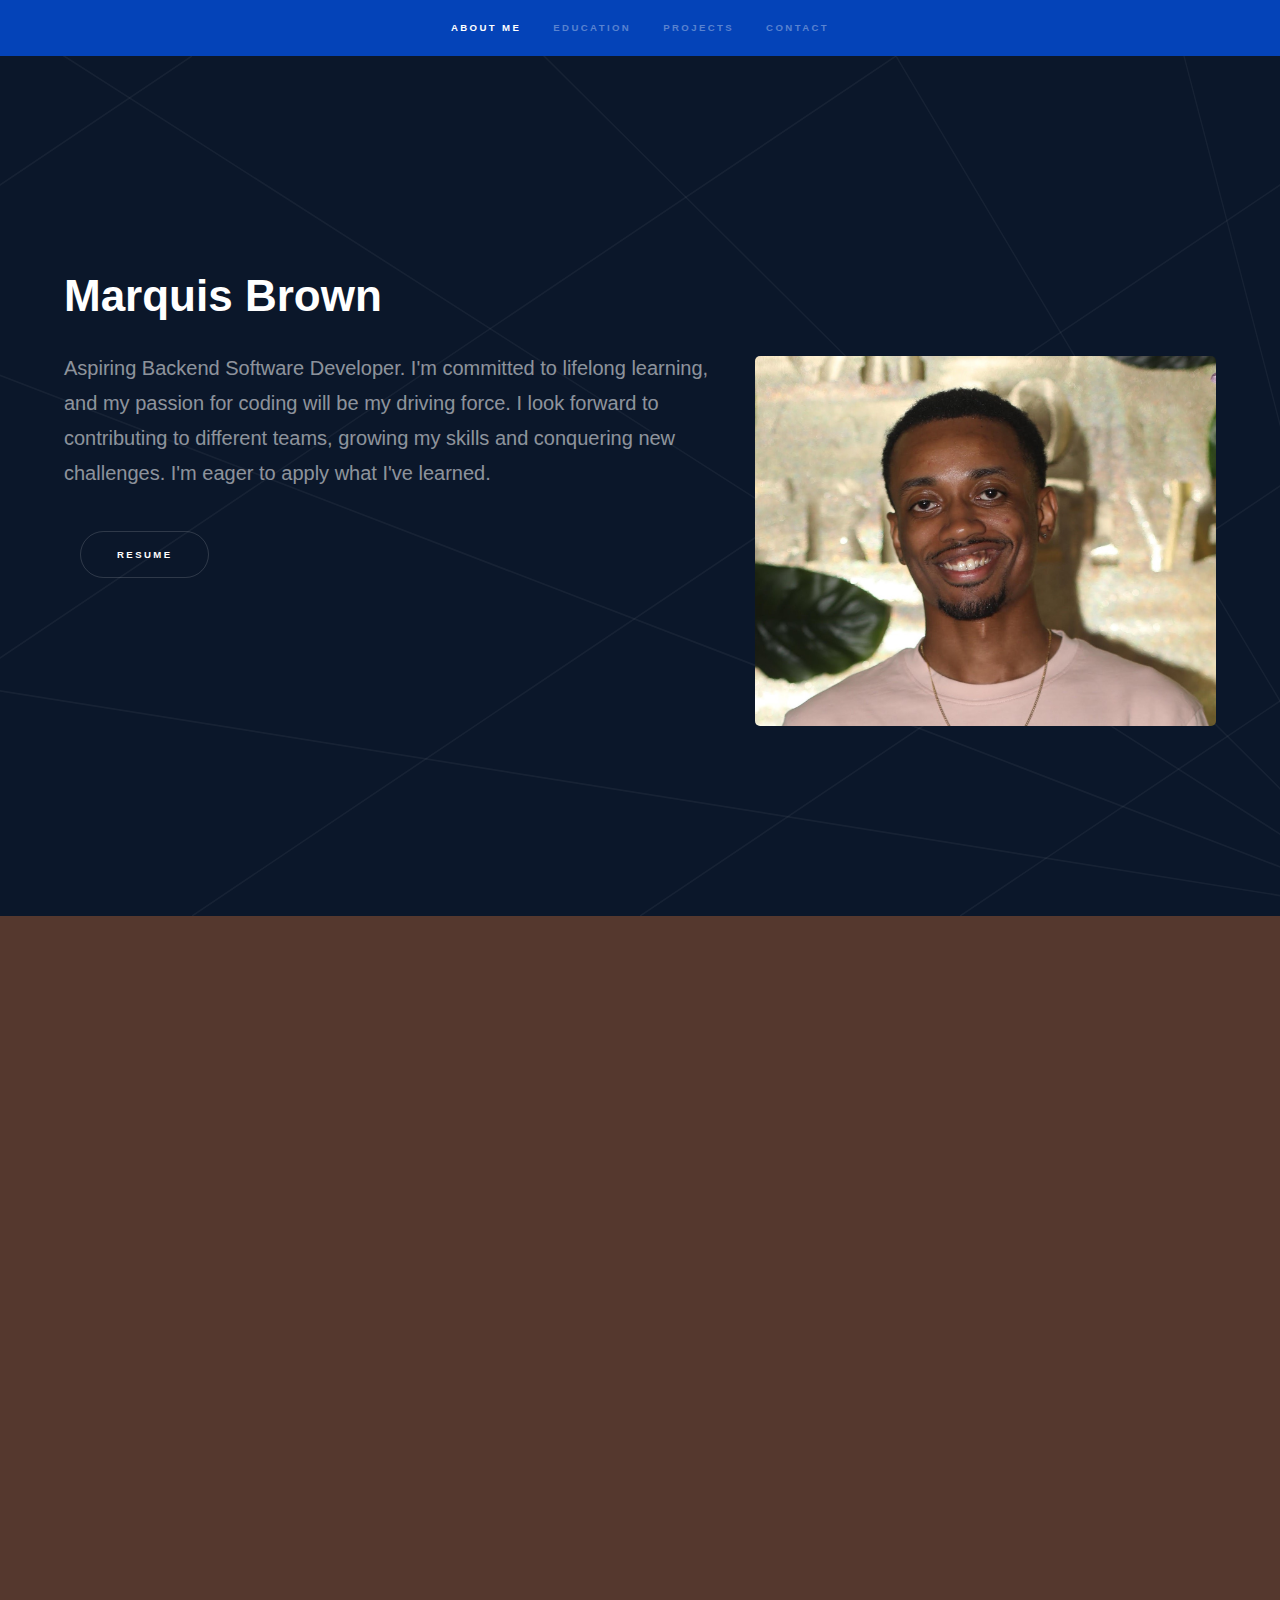
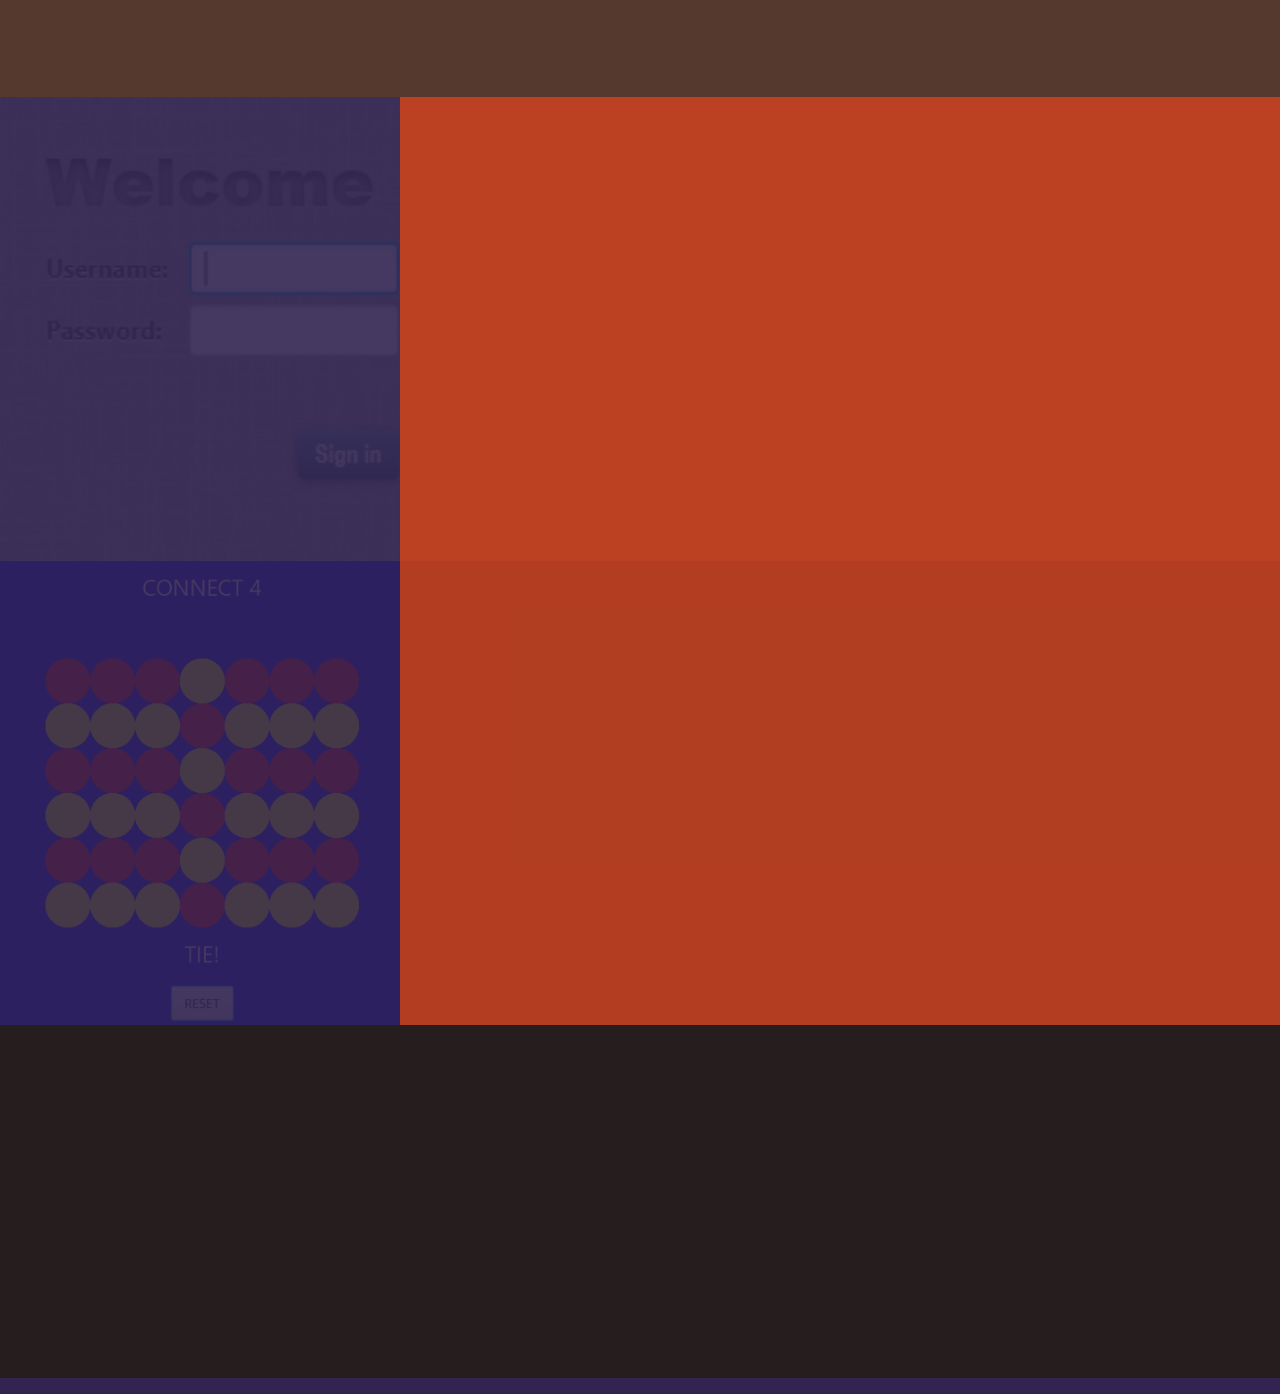
<file: index.html>
<!DOCTYPE HTML>
<!--
	Hyperspace by HTML5 UP
	html5up.net | @ajlkn
	Free for personal and commercial use under the CCA 3.0 license (html5up.net/license)
-->
<html>
	<head>
		<title>Marquis Brown Portfolio</title>
		<meta charset="utf-8" />
		<meta name="viewport" content="width=device-width, initial-scale=1, user-scalable=no" />
		<link rel="stylesheet" href="assets/css/main.css" />
		<noscript><link rel="stylesheet" href="assets/css/noscript.css" /></noscript>
	</head>

	<body class="is-preload">

		<!-- Sidebar -->
		<section id="sidebar">
			<div class="inner">
				<nav>
					<ul>
						<li><a href="#intro">About Me</a></li>
						<li><a href="#one">Education</a></li>
						<li><a href="#two">Projects</a></li>
						<li><a href="#three">Contact</a></li>
					</ul>
				</nav>
			</div>
		</section>

		<!-- Wrapper -->
		<div id="wrapper">

			<!-- Intro -->
			<section id="intro" class="wrapper style1 fullscreen fade-up">
				<div class="inner">
					<h1>Marquis Brown</h1>
					<p><span class="image right"><img src="images/SelfieClose.jpg" alt="" /></span>Aspiring Backend Software Developer.  
						I'm committed to lifelong learning, and my passion for coding will be my driving force. 
						I look forward to contributing to different teams, growing my skills and conquering new challenges. 
						I'm eager to apply what I've learned.</p>
					<ul class="actions">
						<li><a href="resume/Marquis Brown - Resume.docx" class="button scrolly">Resume</a></li>
					</ul>
				</div>
			</section>

			<!-- One -->
			<section id="one" class="wrapper style2 fade-up">
				<div class="inner">
					<h2>New York City College of Technology <i>May 2021</i></h2>
					<h4><i>Bachelors of Technology</i></h4>
					<p>Computer Systems Technology: <i>Software Development</i> <b><i>3.6 GPA</i></b> </p>
					<div class="features">
						<section>
							<span class="icon major fa-gem"></span>
							<h3>Skills:</h3>
							<ul>
								<li>Web Services</li>
								<li>Object-Oriented Programming</li>
								<li>Technical Writing</li>
							</ul>
						</section>
						<section>
							<span class="icon solid major fa-desktop"></span>
							<h3>Technologies/Tools:</h3>
							<ul>
								<li>Spring Boot</li>
								<li>MySQL</li>
								<li>Git/GitHub</li>
								<li>Maven</li>
							</ul>
						</section>
						<section>
							<span class="icon solid major fa-code"></span>
							<h3>Relevant Courses:</h3>
							<ul>
								<li>Data Structures & Algorithms</li>
								<li>Systems Analysis & Design</li>
								<li>Project Management</li>
							</ul>
						</section>
						<section>
							<span class="icon solid major fa-cog"></span>
							<h3>Programming Languages:</h3>
							<ul>
								<li>Java</li>
								<li>JavaScript</li>
								<li>Python</li>
								<li>HTML/CSS</li>
							</ul>
						</section>
					</div>
				</div>
			</section>

			<!-- Two -->
			<section id="two" class="wrapper style3 spotlights">
				<!---
				<section>
					<a href="#" class="image"><img src="images/pic02.jpg" alt="" data-position="top center" /></a>
					<div class="content">
						<div class="inner">
							<h2>Country/City Search</h2>
							<p>3-Tier application, consumes data from Center for Disease Control API.</p>
							<ul>
								<li>SpringBoot</li>
								<li>REST API</li>
								<li>JSoup</li>
								<li>MySQL</li>
								<li>JavaFx</li>
								<li>CSS</li>
							</ul> 
							<ul class="actions">
								<li><a href="Project 2.html" class="button">See more</a></li>
							</ul>
						</div>
					</div>
				</section>
				-->
				<section>
					<a href="Project 3.html" class="image"><img src="images/LoginIcon.png" alt="Login Icon" data-position="25% 25%" /></a>
					<div class="content">
						<div class="inner">
							<h2><a href="Project 3.html">Login & Sign Up</a></h2>
							<p>2-Tier application, Login screen with an option to sign up</p>
							<ul>
								<li>Spring Boot</li>
								<li>REST API</li>
								<li>MySQL</li>
								<li>JavaFx</li>
								<li>CSS</li>
							</ul>
							<ul class="actions">
								<li><a href="Project 3.html" class="button">See more</a></li>
							</ul>
						</div>
					</div>
				</section>
				<section>
					<a href="Project 1.html" class="image"><img src="images/Connect4Icon.png" alt="Connect 4 Icon" data-position="center center" /></a>
					<div class="content">
						<div class="inner">
							<h2><a href="Project 1.html">Connect 4</a></h2>
							<p>2-Tier application, Connect 4 client GUI communicates with game logic within a web service</p>
							<ul>
								<li>Spring Boot</li>
								<li>REST API</li>
								<li>JavaFx</li>
								<li>JSON</li>
								<li>CSS</li>
							</ul>
							<ul class="actions">
								<li><a href="Project 1.html" class="button">See more</a></li>
							</ul>
						</div>
					</div>
				</section>
			</section>
				
			<!-- Three -->
			<section id="three" class="wrapper style4 fade-up">
				<div class="inner">
					<h2>Contact Me:</h2>
					<p></p>
					<section>
						<ul class="contact">
							<li>
								<h3>Email</h3>
								<a href="#">marquisbrown920@gmail.com</a>
							</li>
							<li>
								<h3>Social</h3>
								<ul class="icons">
									<li><a href="https://github.com/marquis-brown" class="icon brands fa-github"><span class="label">GitHub</span> GitHub</a></li>
									<li><a href="https://www.linkedin.com/in/marquis-brown/" class="icon brands fa-linkedin-in"><span class="label">LinkedIn</span> LinkedIn</a></li>
								</ul>
							</li>
						</ul>
					</section>
				</div>
			</section>
		</div>

		<!-- Footer -->

		<!-- Scripts -->
		<script src="assets/js/jquery.min.js"></script>
		<script src="assets/js/jquery.scrollex.min.js"></script>
		<script src="assets/js/jquery.scrolly.min.js"></script>
		<script src="assets/js/browser.min.js"></script>
		<script src="assets/js/breakpoints.min.js"></script>
		<script src="assets/js/util.js"></script>
		<script src="assets/js/main.js"></script>

	</body>
</html>
</file>
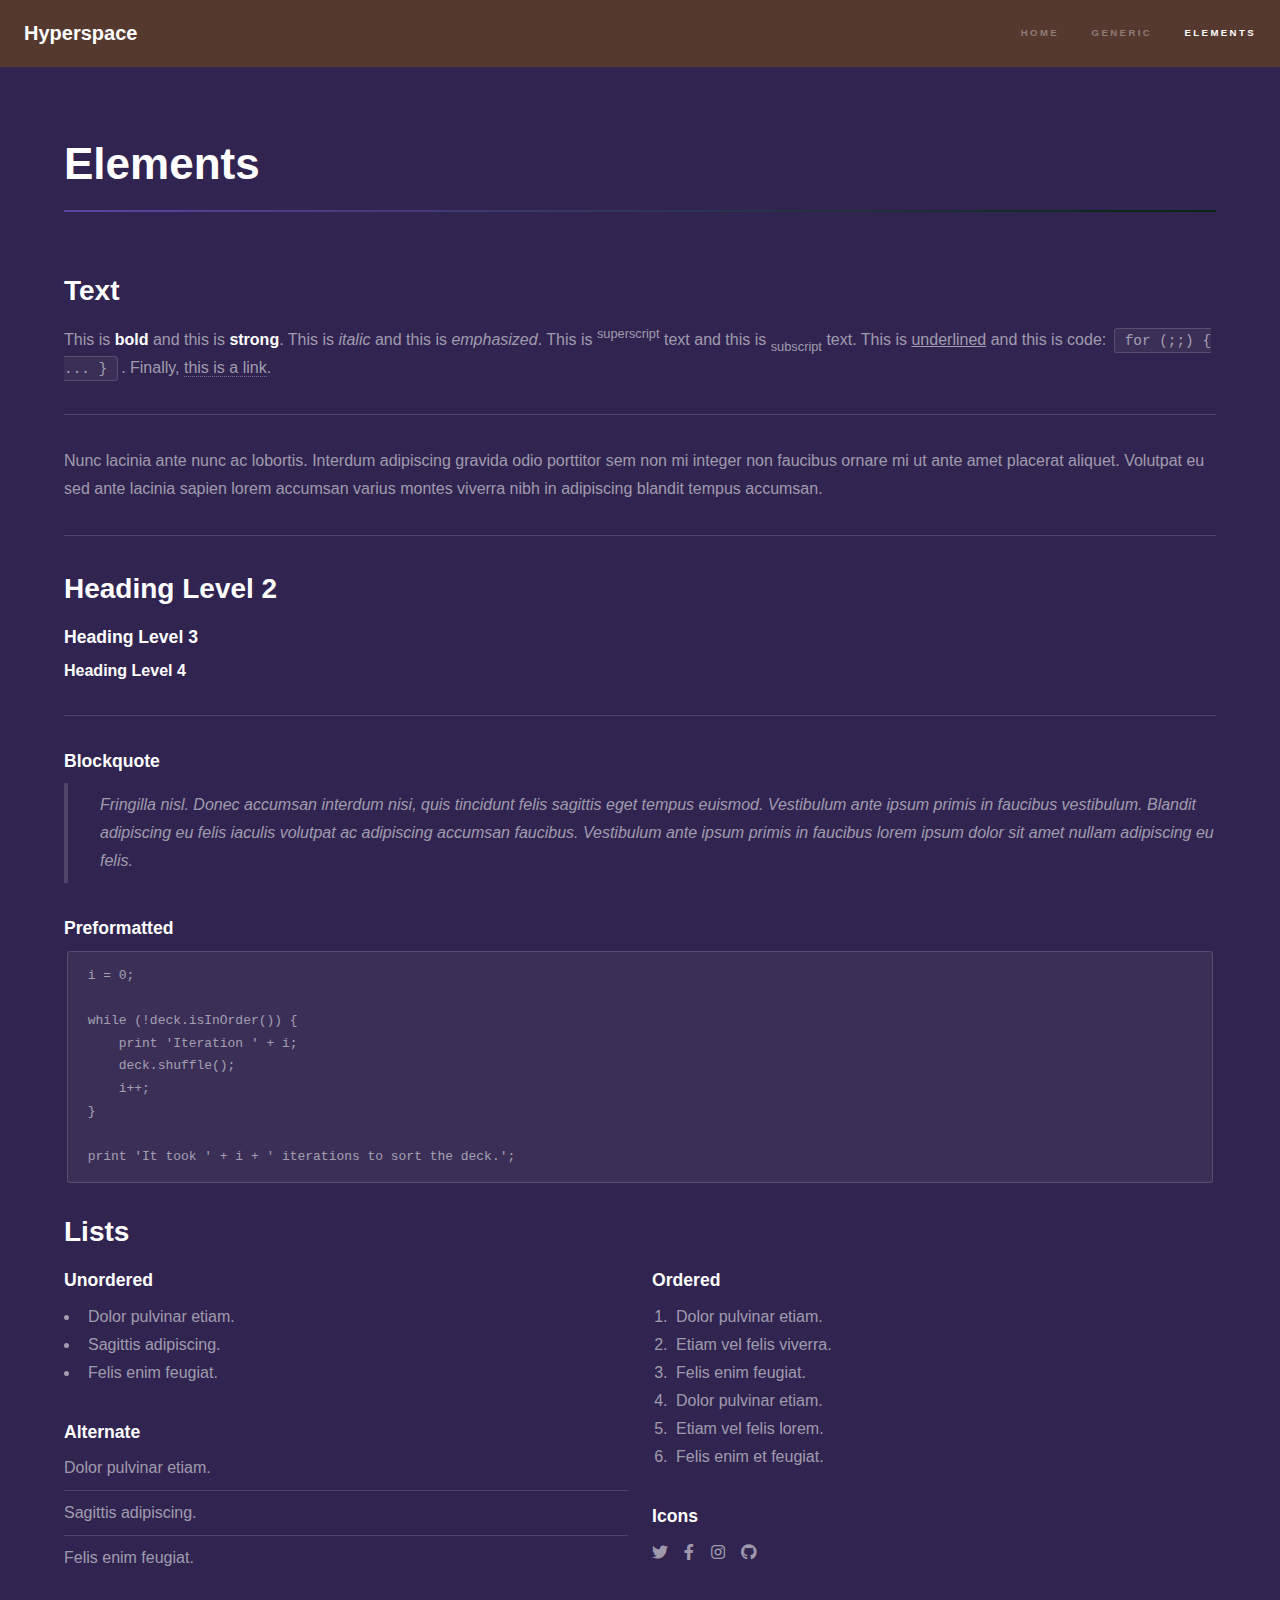
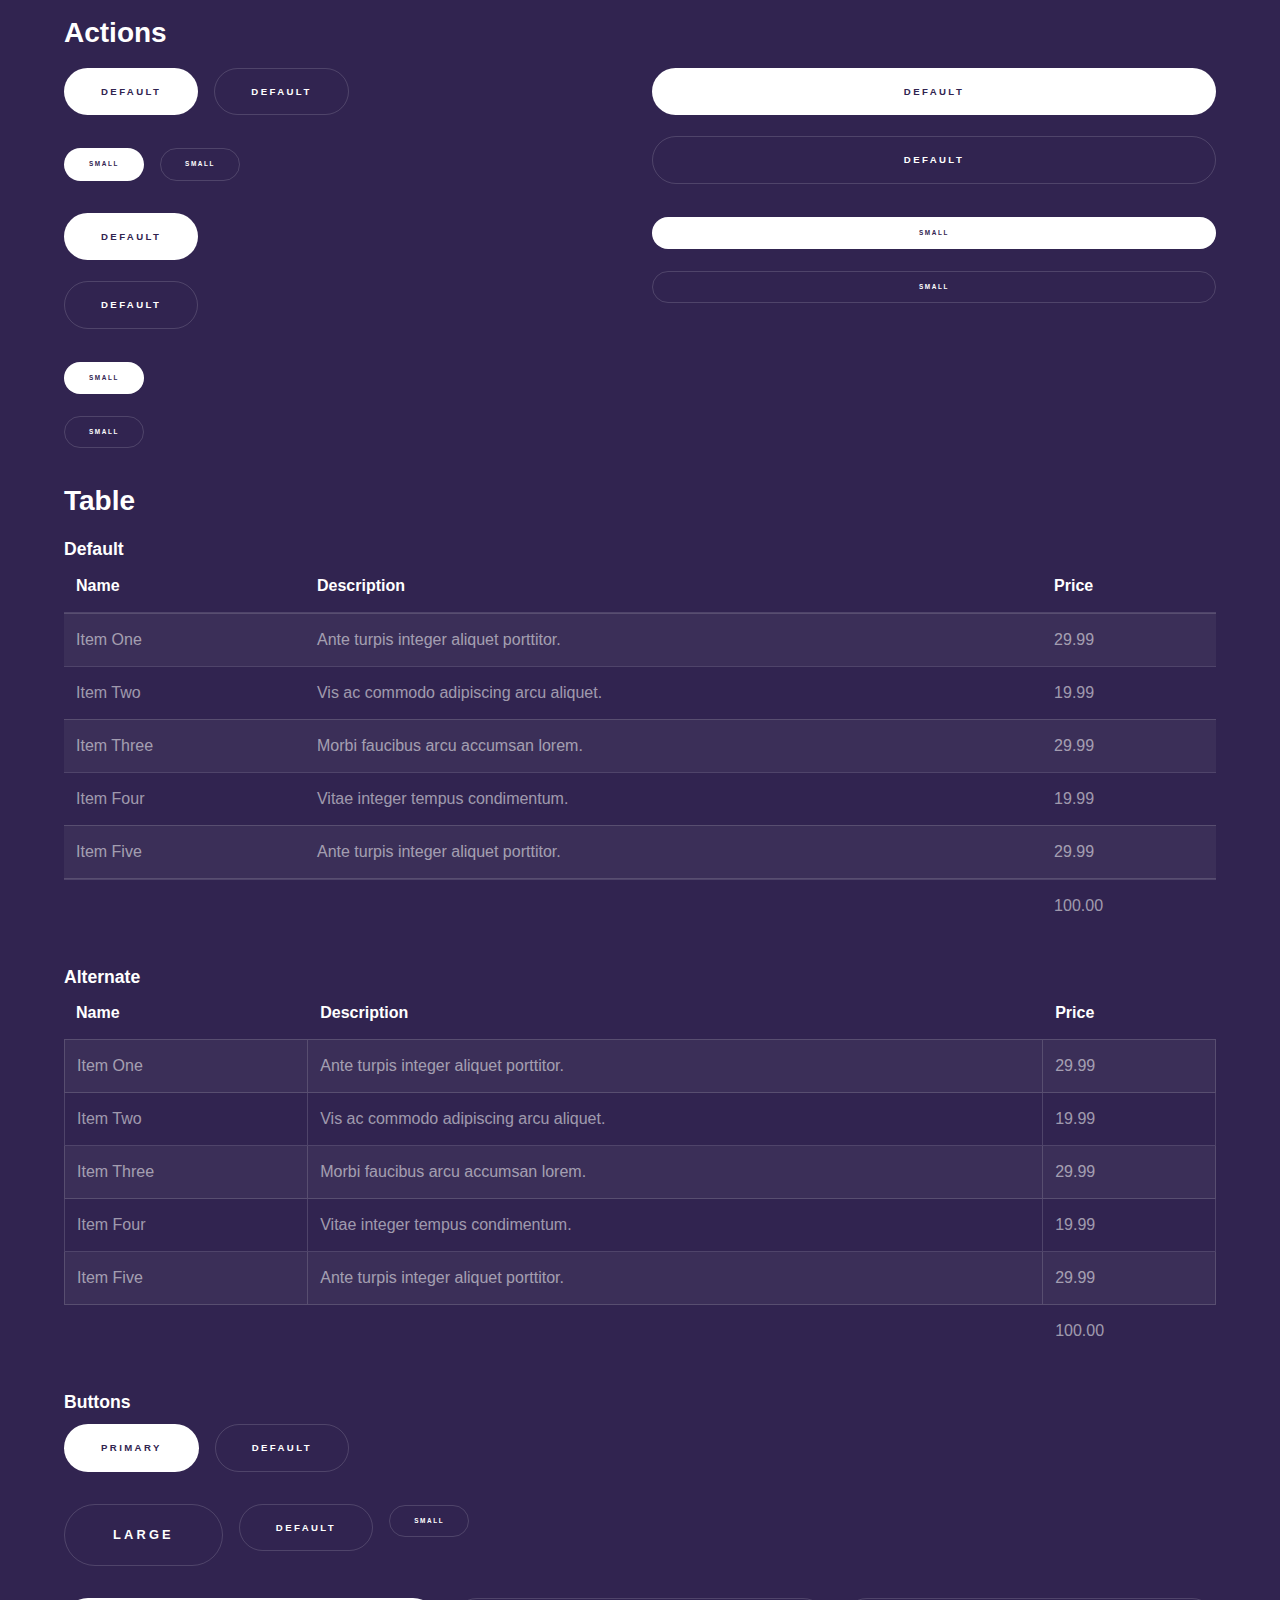
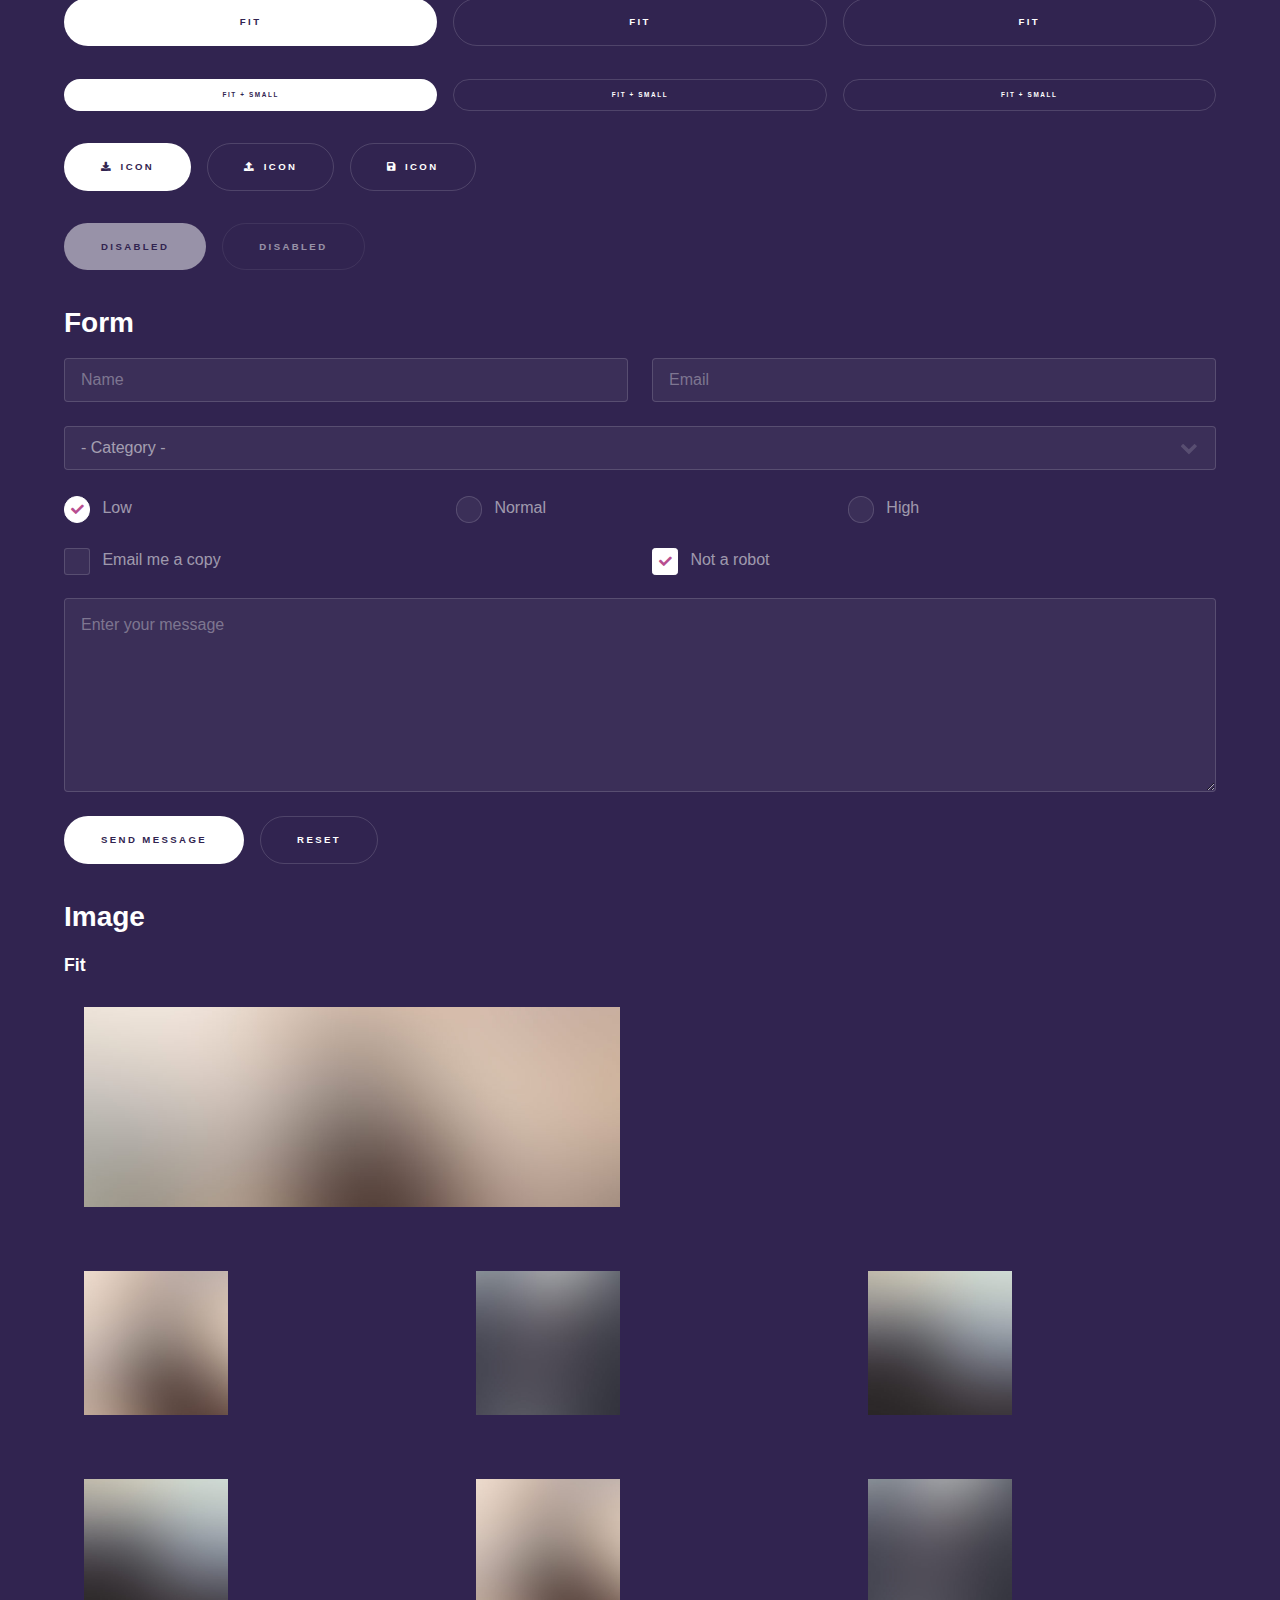
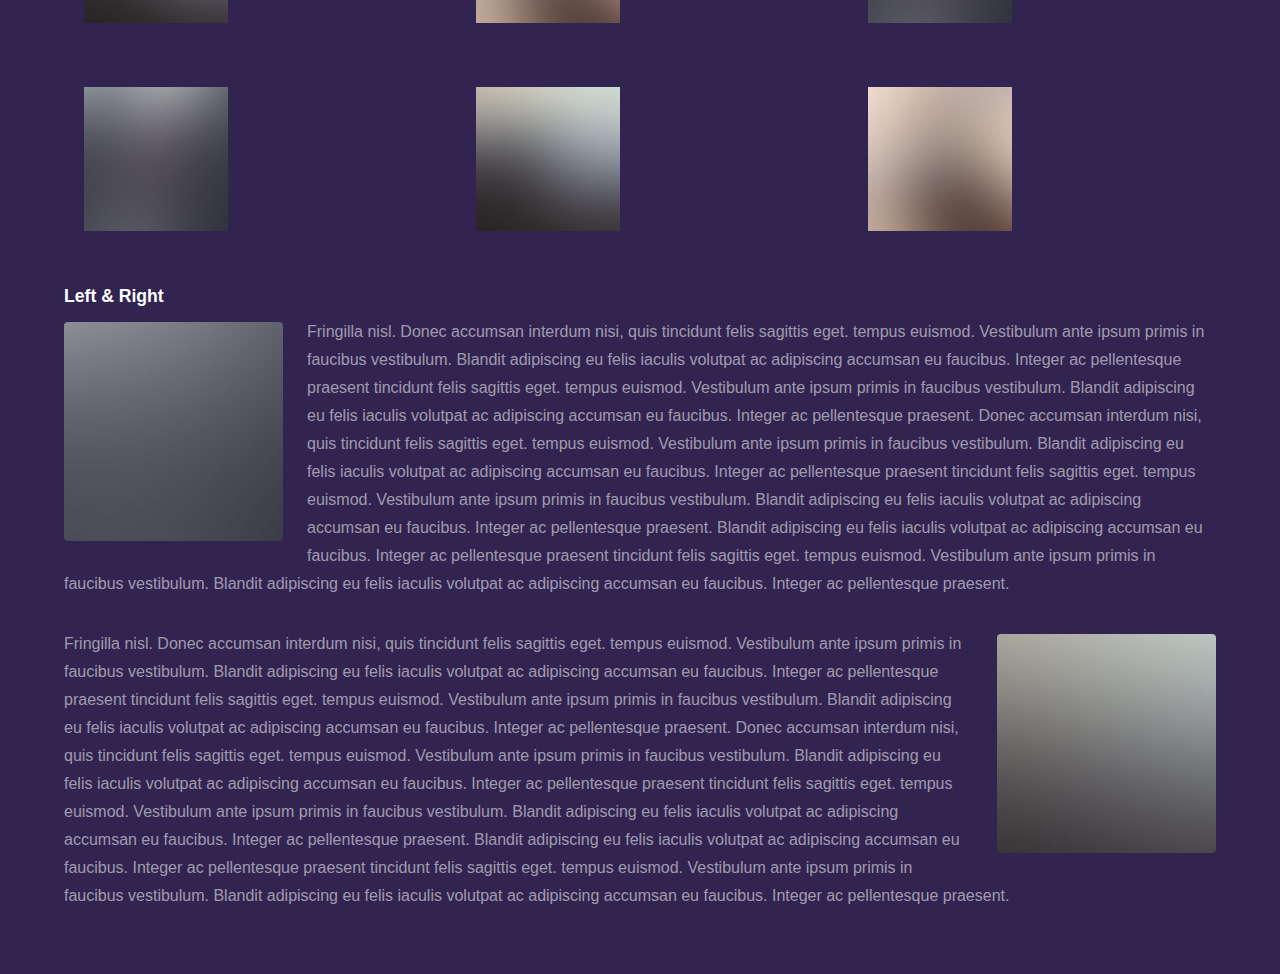
<file: elements.html>
<!DOCTYPE HTML>
<!--
	Hyperspace by HTML5 UP
	html5up.net | @ajlkn
	Free for personal and commercial use under the CCA 3.0 license (html5up.net/license)
-->
<html>
	<head>
		<title>Elements - Hyperspace by HTML5 UP</title>
		<meta charset="utf-8" />
		<meta name="viewport" content="width=device-width, initial-scale=1, user-scalable=no" />
		<link rel="stylesheet" href="assets/css/main.css" />
		<noscript><link rel="stylesheet" href="assets/css/noscript.css" /></noscript>
	</head>
	<body class="is-preload">

		<!-- Header -->
			<header id="header">
				<a href="index.html" class="title">Hyperspace</a>
				<nav>
					<ul>
						<li><a href="index.html">Home</a></li>
						<li><a href="generic.html">Generic</a></li>
						<li><a href="elements.html"  class="active">Elements</a></li>
					</ul>
				</nav>
			</header>

		<!-- Wrapper -->
			<div id="wrapper">

				<!-- Main -->
					<section id="main" class="wrapper">
						<div class="inner">
							<h1 class="major">Elements</h1>

							<!-- Text -->
								<section>
									<h2>Text</h2>
									<p>This is <b>bold</b> and this is <strong>strong</strong>. This is <i>italic</i> and this is <em>emphasized</em>.
									This is <sup>superscript</sup> text and this is <sub>subscript</sub> text.
									This is <u>underlined</u> and this is code: <code>for (;;) { ... }</code>. Finally, <a href="#">this is a link</a>.</p>
									<hr />
									<p>Nunc lacinia ante nunc ac lobortis. Interdum adipiscing gravida odio porttitor sem non mi integer non faucibus ornare mi ut ante amet placerat aliquet. Volutpat eu sed ante lacinia sapien lorem accumsan varius montes viverra nibh in adipiscing blandit tempus accumsan.</p>
									<hr />
									<h2>Heading Level 2</h2>
									<h3>Heading Level 3</h3>
									<h4>Heading Level 4</h4>
									<hr />
									<h3>Blockquote</h3>
									<blockquote>Fringilla nisl. Donec accumsan interdum nisi, quis tincidunt felis sagittis eget tempus euismod. Vestibulum ante ipsum primis in faucibus vestibulum. Blandit adipiscing eu felis iaculis volutpat ac adipiscing accumsan faucibus. Vestibulum ante ipsum primis in faucibus lorem ipsum dolor sit amet nullam adipiscing eu felis.</blockquote>
									<h3>Preformatted</h3>
									<pre><code>i = 0;

while (!deck.isInOrder()) {
    print 'Iteration ' + i;
    deck.shuffle();
    i++;
}

print 'It took ' + i + ' iterations to sort the deck.';</code></pre>
								</section>

							<!-- Lists -->
								<section>
									<h2>Lists</h2>
									<div class="row">
										<div class="col-6 col-12-medium">
											<h3>Unordered</h3>
											<ul>
												<li>Dolor pulvinar etiam.</li>
												<li>Sagittis adipiscing.</li>
												<li>Felis enim feugiat.</li>
											</ul>
											<h3>Alternate</h3>
											<ul class="alt">
												<li>Dolor pulvinar etiam.</li>
												<li>Sagittis adipiscing.</li>
												<li>Felis enim feugiat.</li>
											</ul>
										</div>
										<div class="col-6 col-12-medium">
											<h3>Ordered</h3>
											<ol>
												<li>Dolor pulvinar etiam.</li>
												<li>Etiam vel felis viverra.</li>
												<li>Felis enim feugiat.</li>
												<li>Dolor pulvinar etiam.</li>
												<li>Etiam vel felis lorem.</li>
												<li>Felis enim et feugiat.</li>
											</ol>
											<h3>Icons</h3>
											<ul class="icons">
												<li><a href="#" class="icon brands fa-twitter"><span class="label">Twitter</span></a></li>
												<li><a href="#" class="icon brands fa-facebook-f"><span class="label">Facebook</span></a></li>
												<li><a href="#" class="icon brands fa-instagram"><span class="label">Instagram</span></a></li>
												<li><a href="#" class="icon brands fa-github"><span class="label">Github</span></a></li>
											</ul>
										</div>
									</div>
									<h2>Actions</h2>
									<div class="row">
										<div class="col-6 col-12-medium">
											<ul class="actions">
												<li><a href="#" class="button primary">Default</a></li>
												<li><a href="#" class="button">Default</a></li>
											</ul>
											<ul class="actions small">
												<li><a href="#" class="button primary small">Small</a></li>
												<li><a href="#" class="button small">Small</a></li>
											</ul>
											<ul class="actions stacked">
												<li><a href="#" class="button primary">Default</a></li>
												<li><a href="#" class="button">Default</a></li>
											</ul>
											<ul class="actions stacked">
												<li><a href="#" class="button primary small">Small</a></li>
												<li><a href="#" class="button small">Small</a></li>
											</ul>
										</div>
										<div class="col-6 col-12-medium">
											<ul class="actions stacked">
												<li><a href="#" class="button primary fit">Default</a></li>
												<li><a href="#" class="button fit">Default</a></li>
											</ul>
											<ul class="actions stacked">
												<li><a href="#" class="button primary small fit">Small</a></li>
												<li><a href="#" class="button small fit">Small</a></li>
											</ul>
										</div>
									</div>
								</section>

							<!-- Table -->
								<section>
									<h2>Table</h2>
									<h3>Default</h3>
									<div class="table-wrapper">
										<table>
											<thead>
												<tr>
													<th>Name</th>
													<th>Description</th>
													<th>Price</th>
												</tr>
											</thead>
											<tbody>
												<tr>
													<td>Item One</td>
													<td>Ante turpis integer aliquet porttitor.</td>
													<td>29.99</td>
												</tr>
												<tr>
													<td>Item Two</td>
													<td>Vis ac commodo adipiscing arcu aliquet.</td>
													<td>19.99</td>
												</tr>
												<tr>
													<td>Item Three</td>
													<td> Morbi faucibus arcu accumsan lorem.</td>
													<td>29.99</td>
												</tr>
												<tr>
													<td>Item Four</td>
													<td>Vitae integer tempus condimentum.</td>
													<td>19.99</td>
												</tr>
												<tr>
													<td>Item Five</td>
													<td>Ante turpis integer aliquet porttitor.</td>
													<td>29.99</td>
												</tr>
											</tbody>
											<tfoot>
												<tr>
													<td colspan="2"></td>
													<td>100.00</td>
												</tr>
											</tfoot>
										</table>
									</div>

									<h3>Alternate</h3>
									<div class="table-wrapper">
										<table class="alt">
											<thead>
												<tr>
													<th>Name</th>
													<th>Description</th>
													<th>Price</th>
												</tr>
											</thead>
											<tbody>
												<tr>
													<td>Item One</td>
													<td>Ante turpis integer aliquet porttitor.</td>
													<td>29.99</td>
												</tr>
												<tr>
													<td>Item Two</td>
													<td>Vis ac commodo adipiscing arcu aliquet.</td>
													<td>19.99</td>
												</tr>
												<tr>
													<td>Item Three</td>
													<td> Morbi faucibus arcu accumsan lorem.</td>
													<td>29.99</td>
												</tr>
												<tr>
													<td>Item Four</td>
													<td>Vitae integer tempus condimentum.</td>
													<td>19.99</td>
												</tr>
												<tr>
													<td>Item Five</td>
													<td>Ante turpis integer aliquet porttitor.</td>
													<td>29.99</td>
												</tr>
											</tbody>
											<tfoot>
												<tr>
													<td colspan="2"></td>
													<td>100.00</td>
												</tr>
											</tfoot>
										</table>
									</div>
								</section>

							<!-- Buttons -->
								<section>
									<h3>Buttons</h3>
									<ul class="actions">
										<li><a href="#" class="button primary">Primary</a></li>
										<li><a href="#" class="button">Default</a></li>
									</ul>
									<ul class="actions">
										<li><a href="#" class="button large">Large</a></li>
										<li><a href="#" class="button">Default</a></li>
										<li><a href="#" class="button small">Small</a></li>
									</ul>
									<ul class="actions fit">
										<li><a href="#" class="button primary fit">Fit</a></li>
										<li><a href="#" class="button fit">Fit</a></li>
										<li><a href="#" class="button fit">Fit</a></li>
									</ul>
									<ul class="actions fit small">
										<li><a href="#" class="button primary fit small">Fit + Small</a></li>
										<li><a href="#" class="button fit small">Fit + Small</a></li>
										<li><a href="#" class="button fit small">Fit + Small</a></li>
									</ul>
									<ul class="actions">
										<li><a href="#" class="button primary icon solid fa-download">Icon</a></li>
										<li><a href="#" class="button icon solid fa-upload">Icon</a></li>
										<li><a href="#" class="button icon solid fa-save">Icon</a></li>
									</ul>
									<ul class="actions">
										<li><span class="button primary disabled">Disabled</span></li>
										<li><span class="button disabled">Disabled</span></li>
									</ul>
								</section>

							<!-- Form -->
								<section>
									<h2>Form</h2>
									<form method="post" action="#">
										<div class="row gtr-uniform">
											<div class="col-6 col-12-xsmall">
												<input type="text" name="demo-name" id="demo-name" value="" placeholder="Name" />
											</div>
											<div class="col-6 col-12-xsmall">
												<input type="email" name="demo-email" id="demo-email" value="" placeholder="Email" />
											</div>
											<div class="col-12">
												<select name="demo-category" id="demo-category">
													<option value="">- Category -</option>
													<option value="1">Manufacturing</option>
													<option value="1">Shipping</option>
													<option value="1">Administration</option>
													<option value="1">Human Resources</option>
												</select>
											</div>
											<div class="col-4 col-12-small">
												<input type="radio" id="demo-priority-low" name="demo-priority" checked>
												<label for="demo-priority-low">Low</label>
											</div>
											<div class="col-4 col-12-small">
												<input type="radio" id="demo-priority-normal" name="demo-priority">
												<label for="demo-priority-normal">Normal</label>
											</div>
											<div class="col-4 col-12-small">
												<input type="radio" id="demo-priority-high" name="demo-priority">
												<label for="demo-priority-high">High</label>
											</div>
											<div class="col-6 col-12-small">
												<input type="checkbox" id="demo-copy" name="demo-copy">
												<label for="demo-copy">Email me a copy</label>
											</div>
											<div class="col-6 col-12-small">
												<input type="checkbox" id="demo-human" name="demo-human" checked>
												<label for="demo-human">Not a robot</label>
											</div>
											<div class="col-12">
												<textarea name="demo-message" id="demo-message" placeholder="Enter your message" rows="6"></textarea>
											</div>
											<div class="col-12">
												<ul class="actions">
													<li><input type="submit" value="Send Message" class="primary" /></li>
													<li><input type="reset" value="Reset" /></li>
												</ul>
											</div>
										</div>
									</form>
								</section>

							<!-- Image -->
								<section>
									<h2>Image</h2>
									<h3>Fit</h3>
									<div class="box alt">
										<div class="row gtr-uniform">
											<div class="col-12"><span class="image fit"><img src="images/pic04.jpg" alt="" /></span></div>
											<div class="col-4"><span class="image fit"><img src="images/pic01.jpg" alt="" /></span></div>
											<div class="col-4"><span class="image fit"><img src="images/pic02.jpg" alt="" /></span></div>
											<div class="col-4"><span class="image fit"><img src="images/pic03.jpg" alt="" /></span></div>
											<div class="col-4"><span class="image fit"><img src="images/pic03.jpg" alt="" /></span></div>
											<div class="col-4"><span class="image fit"><img src="images/pic01.jpg" alt="" /></span></div>
											<div class="col-4"><span class="image fit"><img src="images/pic02.jpg" alt="" /></span></div>
											<div class="col-4"><span class="image fit"><img src="images/pic02.jpg" alt="" /></span></div>
											<div class="col-4"><span class="image fit"><img src="images/pic03.jpg" alt="" /></span></div>
											<div class="col-4"><span class="image fit"><img src="images/pic01.jpg" alt="" /></span></div>
										</div>
									</div>
									<h3>Left &amp; Right</h3>
									<p><span class="image left"><img src="images/pic05.jpg" alt="" /></span>Fringilla nisl. Donec accumsan interdum nisi, quis tincidunt felis sagittis eget. tempus euismod. Vestibulum ante ipsum primis in faucibus vestibulum. Blandit adipiscing eu felis iaculis volutpat ac adipiscing accumsan eu faucibus. Integer ac pellentesque praesent tincidunt felis sagittis eget. tempus euismod. Vestibulum ante ipsum primis in faucibus vestibulum. Blandit adipiscing eu felis iaculis volutpat ac adipiscing accumsan eu faucibus. Integer ac pellentesque praesent. Donec accumsan interdum nisi, quis tincidunt felis sagittis eget. tempus euismod. Vestibulum ante ipsum primis in faucibus vestibulum. Blandit adipiscing eu felis iaculis volutpat ac adipiscing accumsan eu faucibus. Integer ac pellentesque praesent tincidunt felis sagittis eget. tempus euismod. Vestibulum ante ipsum primis in faucibus vestibulum. Blandit adipiscing eu felis iaculis volutpat ac adipiscing accumsan eu faucibus. Integer ac pellentesque praesent. Blandit adipiscing eu felis iaculis volutpat ac adipiscing accumsan eu faucibus. Integer ac pellentesque praesent tincidunt felis sagittis eget. tempus euismod. Vestibulum ante ipsum primis in faucibus vestibulum. Blandit adipiscing eu felis iaculis volutpat ac adipiscing accumsan eu faucibus. Integer ac pellentesque praesent.</p>
									<p><span class="image right"><img src="images/pic06.jpg" alt="" /></span>Fringilla nisl. Donec accumsan interdum nisi, quis tincidunt felis sagittis eget. tempus euismod. Vestibulum ante ipsum primis in faucibus vestibulum. Blandit adipiscing eu felis iaculis volutpat ac adipiscing accumsan eu faucibus. Integer ac pellentesque praesent tincidunt felis sagittis eget. tempus euismod. Vestibulum ante ipsum primis in faucibus vestibulum. Blandit adipiscing eu felis iaculis volutpat ac adipiscing accumsan eu faucibus. Integer ac pellentesque praesent. Donec accumsan interdum nisi, quis tincidunt felis sagittis eget. tempus euismod. Vestibulum ante ipsum primis in faucibus vestibulum. Blandit adipiscing eu felis iaculis volutpat ac adipiscing accumsan eu faucibus. Integer ac pellentesque praesent tincidunt felis sagittis eget. tempus euismod. Vestibulum ante ipsum primis in faucibus vestibulum. Blandit adipiscing eu felis iaculis volutpat ac adipiscing accumsan eu faucibus. Integer ac pellentesque praesent. Blandit adipiscing eu felis iaculis volutpat ac adipiscing accumsan eu faucibus. Integer ac pellentesque praesent tincidunt felis sagittis eget. tempus euismod. Vestibulum ante ipsum primis in faucibus vestibulum. Blandit adipiscing eu felis iaculis volutpat ac adipiscing accumsan eu faucibus. Integer ac pellentesque praesent.</p>
								</section>

						</div>
					</section>

			</div>


		<!-- Scripts -->
			<script src="assets/js/jquery.min.js"></script>
			<script src="assets/js/jquery.scrollex.min.js"></script>
			<script src="assets/js/jquery.scrolly.min.js"></script>
			<script src="assets/js/browser.min.js"></script>
			<script src="assets/js/breakpoints.min.js"></script>
			<script src="assets/js/util.js"></script>
			<script src="assets/js/main.js"></script>

	</body>
</html>
</file>
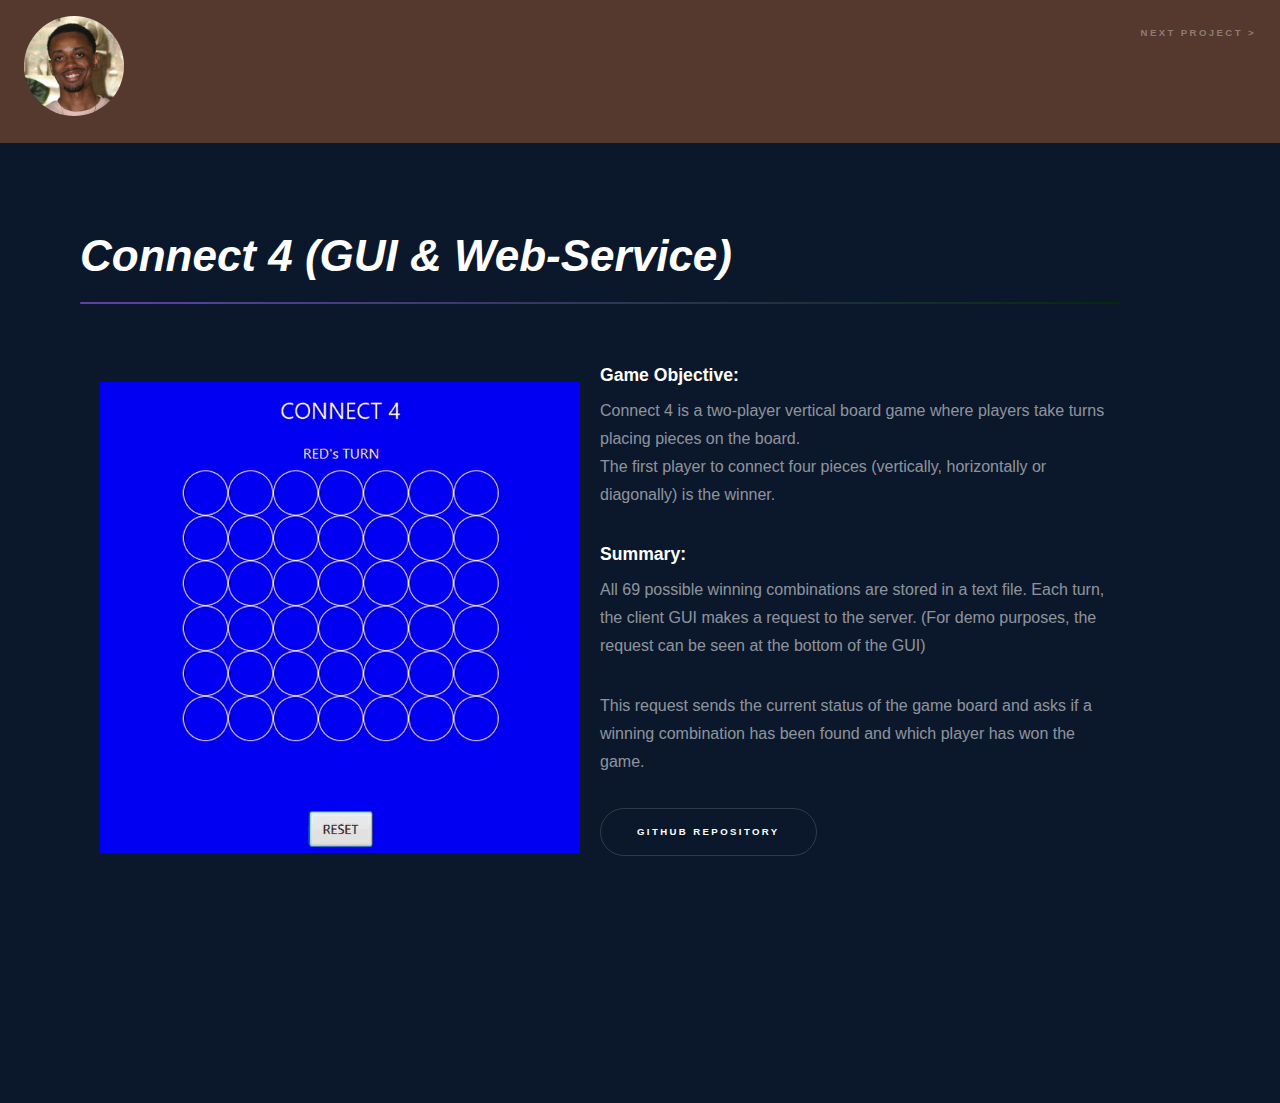
<file: Project 1.html>
<!DOCTYPE HTML>
<!--
	Hyperspace by HTML5 UP
	html5up.net | @ajlkn
	Free for personal and commercial use under the CCA 3.0 license (html5up.net/license)
-->
<html>
	<head>
		<title>Marquis Brown - Connect 4</title>
		<meta charset="utf-8" />
		<meta name="viewport" content="width=device-width, initial-scale=1, user-scalable=no" />
		<link rel="stylesheet" href="assets/css/main.css" />
		<noscript><link rel="stylesheet" href="assets/css/noscript.css" /></noscript>
	</head>
	<body class="is-preload">

		<!-- Header -->
			<header id="header" class="">
				<a href="index.html" class="title">
					<img id="avatar" src="images/profileIcon.jpg"/>
				</a>
				<nav>
					<ul>
						<li><a href="Project 3.html">Next Project ></a></li>
					</ul>
				</nav>
			</header>

		<!-- Wrapper -->
			<div id="wrapper" class="wrapper style1">

				<!-- Main -->
					<section id="main" class="wrapper">
						<div class="inner2">
							<h1 class="major"><i>Connect 4 (GUI & Web-Service)</i></h1>
							<span class="image fit"><img src="images/Connect4Sample.gif" alt=""/></span>
							<h3>Game Objective:</h3>
							<p>Connect 4 is a two-player vertical board game where players take turns placing pieces on the board.
							</br>The first player to connect four pieces (vertically, horizontally or diagonally) is the winner. </br>
							</p>
							<h3>Summary:</h3>
							<p>All 69 possible winning combinations are stored in a text file. Each turn, the client GUI makes a request to the
								server. (For demo purposes, the request can be seen at the bottom of the GUI)
							</p>
							<p>This request sends the current status of the game board and asks if a winning combination has been found and 
								which player has won the game.
							</p>
							<a href="https://github.com/marquis-brown/Connect4-Web-Service.git" class="button scrolly">GitHub Repository</a>
						</div>
					</section>

			</div>

		<!-- Scripts -->
			<script src="assets/js/jquery.min.js"></script>
			<script src="assets/js/jquery.scrollex.min.js"></script>
			<script src="assets/js/jquery.scrolly.min.js"></script>
			<script src="assets/js/browser.min.js"></script>
			<script src="assets/js/breakpoints.min.js"></script>
			<script src="assets/js/util.js"></script>
			<script src="assets/js/main.js"></script>

	</body>
</html>
</file>
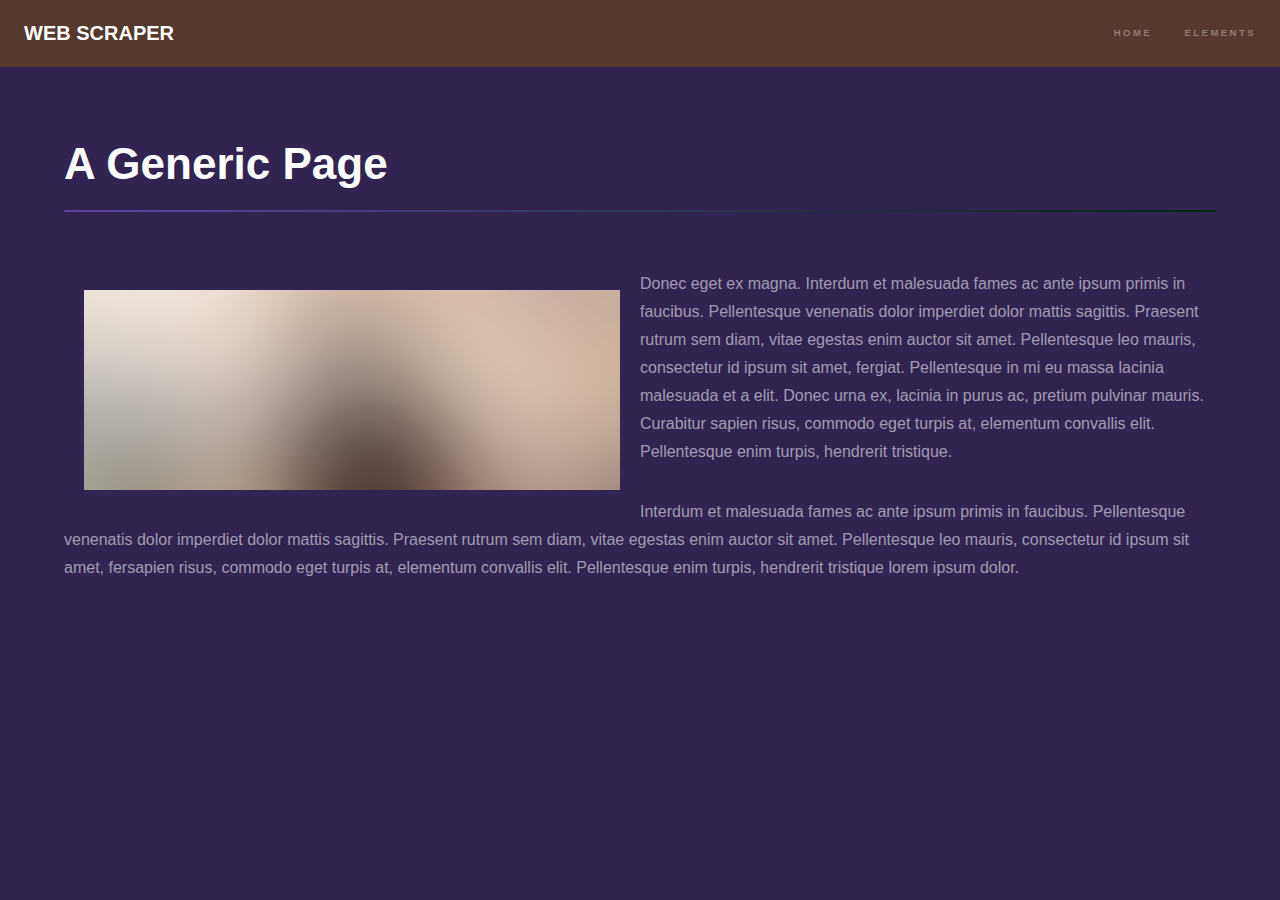
<file: Project 2.html>
<!DOCTYPE HTML>
<!--
	Hyperspace by HTML5 UP
	html5up.net | @ajlkn
	Free for personal and commercial use under the CCA 3.0 license (html5up.net/license)
-->
<html>
	<head>
		<title>Project 2</title>
		<meta charset="utf-8" />
		<meta name="viewport" content="width=device-width, initial-scale=1, user-scalable=no" />
		<link rel="stylesheet" href="assets/css/main.css" />
		<noscript><link rel="stylesheet" href="assets/css/noscript.css" /></noscript>
	</head>
	<body class="is-preload">

		<!-- Header -->
			<header id="header">
				<a href="index.html" class="title">WEB SCRAPER</a>
				<nav>
					<ul>
						<li><a href="index.html">Home</a></li>
						<li><a href="elements.html">Elements</a></li>
					</ul>
				</nav>
			</header>

		<!-- Wrapper -->
			<div id="wrapper">

				<!-- Main -->
					<section id="main" class="wrapper">
						<div class="inner">
							<h1 class="major">A Generic Page</h1>
							<span class="image fit"><img src="images/pic04.jpg" alt="" /></span>
							<p>Donec eget ex magna. Interdum et malesuada fames ac ante ipsum primis in faucibus. Pellentesque venenatis dolor imperdiet dolor mattis sagittis. Praesent rutrum sem diam, vitae egestas enim auctor sit amet. Pellentesque leo mauris, consectetur id ipsum sit amet, fergiat. Pellentesque in mi eu massa lacinia malesuada et a elit. Donec urna ex, lacinia in purus ac, pretium pulvinar mauris. Curabitur sapien risus, commodo eget turpis at, elementum convallis elit. Pellentesque enim turpis, hendrerit tristique.</p>
							<p>Interdum et malesuada fames ac ante ipsum primis in faucibus. Pellentesque venenatis dolor imperdiet dolor mattis sagittis. Praesent rutrum sem diam, vitae egestas enim auctor sit amet. Pellentesque leo mauris, consectetur id ipsum sit amet, fersapien risus, commodo eget turpis at, elementum convallis elit. Pellentesque enim turpis, hendrerit tristique lorem ipsum dolor.</p>
						</div>
					</section>

			</div>

		<!-- Scripts -->
			<script src="assets/js/jquery.min.js"></script>
			<script src="assets/js/jquery.scrollex.min.js"></script>
			<script src="assets/js/jquery.scrolly.min.js"></script>
			<script src="assets/js/browser.min.js"></script>
			<script src="assets/js/breakpoints.min.js"></script>
			<script src="assets/js/util.js"></script>
			<script src="assets/js/main.js"></script>

	</body>
</html>
</file>
<file: assets/css/noscript.css>
/*
	Hyperspace by HTML5 UP
	html5up.net | @ajlkn
	Free for personal and commercial use under the CCA 3.0 license (html5up.net/license)
*/

/* Spotlights */

	.spotlights > section > .image:before {
		opacity: 0 !important;
	}

	.spotlights > section > .content > .inner {
		-moz-transform: none !important;
		-webkit-transform: none !important;
		-ms-transform: none !important;
		transform: none !important;
		opacity: 1 !important;
	}

/* Wrapper */

	.wrapper > .inner {
		opacity: 1 !important;
		-moz-transform: none !important;
		-webkit-transform: none !important;
		-ms-transform: none !important;
		transform: none !important;
	}

/* Sidebar */

	#sidebar > .inner {
		opacity: 1 !important;
	}

	#sidebar nav > ul > li {
		-moz-transform: none !important;
		-webkit-transform: none !important;
		-ms-transform: none !important;
		transform: none !important;
		opacity: 1 !important;
	}
</file>
<file: assets/css/main.css>
@import url(fontawesome-all.min.css);

/*
	Hyperspace by HTML5 UP
	html5up.net | @ajlkn
	Free for personal and commercial use under the CCA 3.0 license (html5up.net/license)
*/

html, body, div, span, applet, object,
iframe, p, blockquote,
pre, a, abbr, acronym, address, big, cite,
code, del, dfn, em, img, ins, kbd, q, s, samp,
small, strike, strong, sub, sup, tt, var, b,
u, i, center, dl, dt, dd, ol, ul, li, fieldset,
form, label, legend, table, caption, tbody,
tfoot, thead, tr, th, td, article, aside,
canvas, details, embed, figure, figcaption,
footer, header, hgroup, menu, nav, output, ruby,
section, summary, time, mark, audio, video {
	margin: 0;
	padding: 0;
	border: 0;
	font-size: 100%;
	font: inherit;
	vertical-align: baseline;}

article, aside, details, figcaption, figure,
footer, header, hgroup, menu, nav, section {
	display: block;}

body {
	line-height: 1;
}

ol, ul {
	list-style: none;
}

blockquote, q {
	quotes: none;
}

	blockquote:before, blockquote:after, q:before, q:after {
		content: '';
		content: none;
	}

table {
	border-collapse: collapse;
	border-spacing: 0;
}

body {
	-webkit-text-size-adjust: none;
}

mark {
	background-color: transparent;
	color: inherit;
}

input::-moz-focus-inner {
	border: 0;
	padding: 0;
}

input, select, textarea {
	-moz-appearance: none;
	-webkit-appearance: none;
	-ms-appearance: none;
	appearance: none;
}

/* Basic */

	@-ms-viewport {
		width: device-width;
	}

	body {
		-ms-overflow-style: scrollbar;
	}

	@media screen and (max-width: 480px) {

		html, body {
			min-width: 320px;
		}

	}

	html {
		box-sizing: border-box;
	}

	*, *:before, *:after {
		box-sizing: inherit;
	}

	body {
		background: #312450;
	}

		body.is-preload *, body.is-preload *:before, body.is-preload *:after {
			-moz-animation: none !important;
			-webkit-animation: none !important;
			-ms-animation: none !important;
			animation: none !important;
			-moz-transition: none !important;
			-webkit-transition: none !important;
			-ms-transition: none !important;
			transition: none !important;
		}

/* Type */

	body, input, select, textarea {
		color: rgba(255, 255, 255, 0.55);
		font-family: Arial, Helvetica, sans-serif;
		font-size: 16.5pt;
		font-weight: normal;
		line-height: 1.75;
	}

		@media screen and (max-width: 1680px) {

			body, input, select, textarea {
				font-size: 13pt;
			}

		}

		@media screen and (max-width: 1280px) {

			body, input, select, textarea {
				font-size: 12pt;
			}

		}

		@media screen and (max-width: 360px) {

			body, input, select, textarea {
				font-size: 11pt;
			}

		}

	a {
		-moz-transition: color 0.2s ease, border-bottom-color 0.2s ease;
		-webkit-transition: color 0.2s ease, border-bottom-color 0.2s ease;
		-ms-transition: color 0.2s ease, border-bottom-color 0.2s ease;
		transition: color 0.2s ease, border-bottom-color 0.2s ease;
		border-bottom: dotted 1px rgba(255, 255, 255, 0.35);
		color: inherit;
		text-decoration: none;
	}

		a:hover {
			border-bottom-color: transparent;
			color: #ffffff;
		}

	strong, b {
		color: #ffffff;
		font-weight: bold;
	}

	em, i {
		font-style: italic;
	}

	p {
		margin: 0 0 2em 0;
	}

	h1, h2, h3, h4, h5, h6 {
		color: #ffffff;
		font-weight: bold;
		line-height: 1.5;
		margin: 0 0 0.5em 0;
	}

		h1 a, h2 a, h3 a, h4 a, h5 a, h6 a {
			color: inherit;
			text-decoration: none;
		}

	h1 {
		font-size: 2.75em;
	}

		h1.major {
			margin: 0 0 1.3em 0;
			position: relative;
			padding-bottom: 0.35em;
		}

			h1.major:after {
				background-image: -moz-linear-gradient(to right, #5e42a6, #03290c);
				background-image: -webkit-linear-gradient(to right, #5e42a6, #03290c);
				background-image: -ms-linear-gradient(to right, #5e42a6, #03290c);
				background-image: linear-gradient(to right, #5e42a6, #03290c); /*#b74e91)*/
				-moz-transition: max-width 0.2s ease;
				-webkit-transition: max-width 0.2s ease;
				-ms-transition: max-width 0.2s ease;
				transition: max-width 0.2s ease;
				border-radius: 0.2em;
				bottom: 0;
				content: '';
				height: 0.05em;
				position: absolute;
				right: 0;
				width: 100%;
			}

	h2 {
		font-size: 1.75em;
	}

	h3 {
		font-size: 1.1em;
	}

	h4 {
		font-size: 1em;
	}

	h5 {
		font-size: 0.8em;
	}

	h6 {
		font-size: 0.6em;
	}

	@media screen and (max-width: 736px) {

		h1 {
			font-size: 2em;
		}

		h2 {
			font-size: 1.25em;
		}

		h3 {
			font-size: 1em;
		}

		h4 {
			font-size: 0.8em;
		}

		h5 {
			font-size: 0.6em;
		}

		h6 {
			font-size: 0.6em;
		}

	}

	sub {
		font-size: 0.8em;
		position: relative;
		top: 0.5em;
	}

	sup {
		font-size: 0.8em;
		position: relative;
		top: -0.5em;
	}

	blockquote {
		border-left: solid 4px rgba(255, 255, 255, 0.15);
		font-style: italic;
		margin: 0 0 2em 0;
		padding: 0.5em 0 0.5em 2em;
	}

	code {
		background: rgba(255, 255, 255, 0.05);
		border-radius: 0.25em;
		border: solid 1px rgba(255, 255, 255, 0.15);
		font-family: "Courier New", monospace;
		font-size: 0.9em;
		margin: 0 0.25em;
		padding: 0.25em 0.65em;
	}

	pre {
		-webkit-overflow-scrolling: touch;
		font-family: "Courier New", monospace;
		font-size: 0.9em;
		margin: 0 0 2em 0;
	}

		pre code {
			display: block;
			line-height: 1.75em;
			padding: 1em 1.5em;
			overflow-x: auto;
		}

	hr {
		border: 0;
		border-bottom: solid 1px rgba(255, 255, 255, 0.15);
		margin: 2em 0;
	}

		hr.major {
			margin: 3em 0;
		}

	.align-left {
		text-align: left;
	}

	.align-center {
		text-align: center;
	}

	.align-right {
		text-align: right;
	}

/* Row */

	.row {
		display: flex;
		flex-wrap: wrap;
		box-sizing: border-box;
		align-items: stretch;
	}

		.row > * {
			box-sizing: border-box;
		}

		.row.gtr-uniform > * > :last-child {
			margin-bottom: 0;
		}

		.row.aln-left {
			justify-content: flex-start;
		}

		.row.aln-center {
			justify-content: center;
		}

		.row.aln-right {
			justify-content: flex-end;
		}

		.row.aln-top {
			align-items: flex-start;
		}

		.row.aln-middle {
			align-items: center;
		}

		.row.aln-bottom {
			align-items: flex-end;
		}

		.row > .imp {
			order: -1;
		}

		.row > .col-1 {
			width: 8.33333%;
		}

		.row > .off-1 {
			margin-left: 8.33333%;
		}

		.row > .col-2 {
			width: 16.66667%;
		}

		.row > .off-2 {
			margin-left: 16.66667%;
		}

		.row > .col-3 {
			width: 25%;
		}

		.row > .off-3 {
			margin-left: 25%;
		}

		.row > .col-4 {
			width: 33.33333%;
		}

		.row > .off-4 {
			margin-left: 33.33333%;
		}

		.row > .col-5 {
			width: 41.66667%;
		}

		.row > .off-5 {
			margin-left: 41.66667%;
		}

		.row > .col-6 {
			width: 50%;
		}

		.row > .off-6 {
			margin-left: 50%;
		}

		.row > .col-7 {
			width: 58.33333%;
		}

		.row > .off-7 {
			margin-left: 58.33333%;
		}

		.row > .col-8 {
			width: 66.66667%;
		}

		.row > .off-8 {
			margin-left: 66.66667%;
		}

		.row > .col-9 {
			width: 75%;
		}

		.row > .off-9 {
			margin-left: 75%;
		}

		.row > .col-10 {
			width: 83.33333%;
		}

		.row > .off-10 {
			margin-left: 83.33333%;
		}

		.row > .col-11 {
			width: 91.66667%;
		}

		.row > .off-11 {
			margin-left: 91.66667%;
		}

		.row > .col-12 {
			width: 100%;
		}

		.row > .off-12 {
			margin-left: 100%;
		}

		.row.gtr-0 {
			margin-top: 0;
			margin-left: 0em;
		}

			.row.gtr-0 > * {
				padding: 0 0 0 0em;
			}

			.row.gtr-0.gtr-uniform {
				margin-top: 0em;
			}

				.row.gtr-0.gtr-uniform > * {
					padding-top: 0em;
				}

		.row.gtr-25 {
			margin-top: 0;
			margin-left: -0.375em;
		}

			.row.gtr-25 > * {
				padding: 0 0 0 0.375em;
			}

			.row.gtr-25.gtr-uniform {
				margin-top: -0.375em;
			}

				.row.gtr-25.gtr-uniform > * {
					padding-top: 0.375em;
				}

		.row.gtr-50 {
			margin-top: 0;
			margin-left: -0.75em;
		}

			.row.gtr-50 > * {
				padding: 0 0 0 0.75em;
			}

			.row.gtr-50.gtr-uniform {
				margin-top: -0.75em;
			}

				.row.gtr-50.gtr-uniform > * {
					padding-top: 0.75em;
				}

		.row {
			margin-top: 0;
			margin-left: -1.5em;
		}

			.row > * {
				padding: 0 0 0 1.5em;
			}

			.row.gtr-uniform {
				margin-top: -1.5em;
			}

				.row.gtr-uniform > * {
					padding-top: 1.5em;
				}

		.row.gtr-150 {
			margin-top: 0;
			margin-left: -2.25em;
		}

			.row.gtr-150 > * {
				padding: 0 0 0 2.25em;
			}

			.row.gtr-150.gtr-uniform {
				margin-top: -2.25em;
			}

				.row.gtr-150.gtr-uniform > * {
					padding-top: 2.25em;
				}

		.row.gtr-200 {
			margin-top: 0;
			margin-left: -3em;
		}

			.row.gtr-200 > * {
				padding: 0 0 0 3em;
			}

			.row.gtr-200.gtr-uniform {
				margin-top: -3em;
			}

				.row.gtr-200.gtr-uniform > * {
					padding-top: 3em;
				}

		@media screen and (max-width: 1680px) {

			.row {
				display: flex;
				flex-wrap: wrap;
				box-sizing: border-box;
				align-items: stretch;
			}

				.row > * {
					box-sizing: border-box;
				}

				.row.gtr-uniform > * > :last-child {
					margin-bottom: 0;
				}

				.row.aln-left {
					justify-content: flex-start;
				}

				.row.aln-center {
					justify-content: center;
				}

				.row.aln-right {
					justify-content: flex-end;
				}

				.row.aln-top {
					align-items: flex-start;
				}

				.row.aln-middle {
					align-items: center;
				}

				.row.aln-bottom {
					align-items: flex-end;
				}

				.row > .imp-xlarge {
					order: -1;
				}

				.row > .col-1-xlarge {
					width: 8.33333%;
				}

				.row > .off-1-xlarge {
					margin-left: 8.33333%;
				}

				.row > .col-2-xlarge {
					width: 16.66667%;
				}

				.row > .off-2-xlarge {
					margin-left: 16.66667%;
				}

				.row > .col-3-xlarge {
					width: 25%;
				}

				.row > .off-3-xlarge {
					margin-left: 25%;
				}

				.row > .col-4-xlarge {
					width: 33.33333%;
				}

				.row > .off-4-xlarge {
					margin-left: 33.33333%;
				}

				.row > .col-5-xlarge {
					width: 41.66667%;
				}

				.row > .off-5-xlarge {
					margin-left: 41.66667%;
				}

				.row > .col-6-xlarge {
					width: 50%;
				}

				.row > .off-6-xlarge {
					margin-left: 50%;
				}

				.row > .col-7-xlarge {
					width: 58.33333%;
				}

				.row > .off-7-xlarge {
					margin-left: 58.33333%;
				}

				.row > .col-8-xlarge {
					width: 66.66667%;
				}

				.row > .off-8-xlarge {
					margin-left: 66.66667%;
				}

				.row > .col-9-xlarge {
					width: 75%;
				}

				.row > .off-9-xlarge {
					margin-left: 75%;
				}

				.row > .col-10-xlarge {
					width: 83.33333%;
				}

				.row > .off-10-xlarge {
					margin-left: 83.33333%;
				}

				.row > .col-11-xlarge {
					width: 91.66667%;
				}

				.row > .off-11-xlarge {
					margin-left: 91.66667%;
				}

				.row > .col-12-xlarge {
					width: 100%;
				}

				.row > .off-12-xlarge {
					margin-left: 100%;
				}

				.row.gtr-0 {
					margin-top: 0;
					margin-left: 0em;
				}

					.row.gtr-0 > * {
						padding: 0 0 0 0em;
					}

					.row.gtr-0.gtr-uniform {
						margin-top: 0em;
					}

						.row.gtr-0.gtr-uniform > * {
							padding-top: 0em;
						}

				.row.gtr-25 {
					margin-top: 0;
					margin-left: -0.375em;
				}

					.row.gtr-25 > * {
						padding: 0 0 0 0.375em;
					}

					.row.gtr-25.gtr-uniform {
						margin-top: -0.375em;
					}

						.row.gtr-25.gtr-uniform > * {
							padding-top: 0.375em;
						}

				.row.gtr-50 {
					margin-top: 0;
					margin-left: -0.75em;
				}

					.row.gtr-50 > * {
						padding: 0 0 0 0.75em;
					}

					.row.gtr-50.gtr-uniform {
						margin-top: -0.75em;
					}

						.row.gtr-50.gtr-uniform > * {
							padding-top: 0.75em;
						}

				.row {
					margin-top: 0;
					margin-left: -1.5em;
				}

					.row > * {
						padding: 0 0 0 1.5em;
					}

					.row.gtr-uniform {
						margin-top: -1.5em;
					}

						.row.gtr-uniform > * {
							padding-top: 1.5em;
						}

				.row.gtr-150 {
					margin-top: 0;
					margin-left: -2.25em;
				}

					.row.gtr-150 > * {
						padding: 0 0 0 2.25em;
					}

					.row.gtr-150.gtr-uniform {
						margin-top: -2.25em;
					}

						.row.gtr-150.gtr-uniform > * {
							padding-top: 2.25em;
						}

				.row.gtr-200 {
					margin-top: 0;
					margin-left: -3em;
				}

					.row.gtr-200 > * {
						padding: 0 0 0 3em;
					}

					.row.gtr-200.gtr-uniform {
						margin-top: -3em;
					}

						.row.gtr-200.gtr-uniform > * {
							padding-top: 3em;
						}

		}

		@media screen and (max-width: 1280px) {

			.row {
				display: flex;
				flex-wrap: wrap;
				box-sizing: border-box;
				align-items: stretch;
			}

				.row > * {
					box-sizing: border-box;
				}

				.row.gtr-uniform > * > :last-child {
					margin-bottom: 0;
				}

				.row.aln-left {
					justify-content: flex-start;
				}

				.row.aln-center {
					justify-content: center;
				}

				.row.aln-right {
					justify-content: flex-end;
				}

				.row.aln-top {
					align-items: flex-start;
				}

				.row.aln-middle {
					align-items: center;
				}

				.row.aln-bottom {
					align-items: flex-end;
				}

				.row > .imp-large {
					order: -1;
				}

				.row > .col-1-large {
					width: 8.33333%;
				}

				.row > .off-1-large {
					margin-left: 8.33333%;
				}

				.row > .col-2-large {
					width: 16.66667%;
				}

				.row > .off-2-large {
					margin-left: 16.66667%;
				}

				.row > .col-3-large {
					width: 25%;
				}

				.row > .off-3-large {
					margin-left: 25%;
				}

				.row > .col-4-large {
					width: 33.33333%;
				}

				.row > .off-4-large {
					margin-left: 33.33333%;
				}

				.row > .col-5-large {
					width: 41.66667%;
				}

				.row > .off-5-large {
					margin-left: 41.66667%;
				}

				.row > .col-6-large {
					width: 50%;
				}

				.row > .off-6-large {
					margin-left: 50%;
				}

				.row > .col-7-large {
					width: 58.33333%;
				}

				.row > .off-7-large {
					margin-left: 58.33333%;
				}

				.row > .col-8-large {
					width: 66.66667%;
				}

				.row > .off-8-large {
					margin-left: 66.66667%;
				}

				.row > .col-9-large {
					width: 75%;
				}

				.row > .off-9-large {
					margin-left: 75%;
				}

				.row > .col-10-large {
					width: 83.33333%;
				}

				.row > .off-10-large {
					margin-left: 83.33333%;
				}

				.row > .col-11-large {
					width: 91.66667%;
				}

				.row > .off-11-large {
					margin-left: 91.66667%;
				}

				.row > .col-12-large {
					width: 100%;
				}

				.row > .off-12-large {
					margin-left: 100%;
				}

				.row.gtr-0 {
					margin-top: 0;
					margin-left: 0em;
				}

					.row.gtr-0 > * {
						padding: 0 0 0 0em;
					}

					.row.gtr-0.gtr-uniform {
						margin-top: 0em;
					}

						.row.gtr-0.gtr-uniform > * {
							padding-top: 0em;
						}

				.row.gtr-25 {
					margin-top: 0;
					margin-left: -0.375em;
				}

					.row.gtr-25 > * {
						padding: 0 0 0 0.375em;
					}

					.row.gtr-25.gtr-uniform {
						margin-top: -0.375em;
					}

						.row.gtr-25.gtr-uniform > * {
							padding-top: 0.375em;
						}

				.row.gtr-50 {
					margin-top: 0;
					margin-left: -0.75em;
				}

					.row.gtr-50 > * {
						padding: 0 0 0 0.75em;
					}

					.row.gtr-50.gtr-uniform {
						margin-top: -0.75em;
					}

						.row.gtr-50.gtr-uniform > * {
							padding-top: 0.75em;
						}

				.row {
					margin-top: 0;
					margin-left: -1.5em;
				}

					.row > * {
						padding: 0 0 0 1.5em;
					}

					.row.gtr-uniform {
						margin-top: -1.5em;
					}

						.row.gtr-uniform > * {
							padding-top: 1.5em;
						}

				.row.gtr-150 {
					margin-top: 0;
					margin-left: -2.25em;
				}

					.row.gtr-150 > * {
						padding: 0 0 0 2.25em;
					}

					.row.gtr-150.gtr-uniform {
						margin-top: -2.25em;
					}

						.row.gtr-150.gtr-uniform > * {
							padding-top: 2.25em;
						}

				.row.gtr-200 {
					margin-top: 0;
					margin-left: -3em;
				}

					.row.gtr-200 > * {
						padding: 0 0 0 3em;
					}

					.row.gtr-200.gtr-uniform {
						margin-top: -3em;
					}

						.row.gtr-200.gtr-uniform > * {
							padding-top: 3em;
						}

		}

		@media screen and (max-width: 980px) {

			.row {
				display: flex;
				flex-wrap: wrap;
				box-sizing: border-box;
				align-items: stretch;
			}

				.row > * {
					box-sizing: border-box;
				}

				.row.gtr-uniform > * > :last-child {
					margin-bottom: 0;
				}

				.row.aln-left {
					justify-content: flex-start;
				}

				.row.aln-center {
					justify-content: center;
				}

				.row.aln-right {
					justify-content: flex-end;
				}

				.row.aln-top {
					align-items: flex-start;
				}

				.row.aln-middle {
					align-items: center;
				}

				.row.aln-bottom {
					align-items: flex-end;
				}

				.row > .imp-medium {
					order: -1;
				}

				.row > .col-1-medium {
					width: 8.33333%;
				}

				.row > .off-1-medium {
					margin-left: 8.33333%;
				}

				.row > .col-2-medium {
					width: 16.66667%;
				}

				.row > .off-2-medium {
					margin-left: 16.66667%;
				}

				.row > .col-3-medium {
					width: 25%;
				}

				.row > .off-3-medium {
					margin-left: 25%;
				}

				.row > .col-4-medium {
					width: 33.33333%;
				}

				.row > .off-4-medium {
					margin-left: 33.33333%;
				}

				.row > .col-5-medium {
					width: 41.66667%;
				}

				.row > .off-5-medium {
					margin-left: 41.66667%;
				}

				.row > .col-6-medium {
					width: 50%;
				}

				.row > .off-6-medium {
					margin-left: 50%;
				}

				.row > .col-7-medium {
					width: 58.33333%;
				}

				.row > .off-7-medium {
					margin-left: 58.33333%;
				}

				.row > .col-8-medium {
					width: 66.66667%;
				}

				.row > .off-8-medium {
					margin-left: 66.66667%;
				}

				.row > .col-9-medium {
					width: 75%;
				}

				.row > .off-9-medium {
					margin-left: 75%;
				}

				.row > .col-10-medium {
					width: 83.33333%;
				}

				.row > .off-10-medium {
					margin-left: 83.33333%;
				}

				.row > .col-11-medium {
					width: 91.66667%;
				}

				.row > .off-11-medium {
					margin-left: 91.66667%;
				}

				.row > .col-12-medium {
					width: 100%;
				}

				.row > .off-12-medium {
					margin-left: 100%;
				}

				.row.gtr-0 {
					margin-top: 0;
					margin-left: 0em;
				}

					.row.gtr-0 > * {
						padding: 0 0 0 0em;
					}

					.row.gtr-0.gtr-uniform {
						margin-top: 0em;
					}

						.row.gtr-0.gtr-uniform > * {
							padding-top: 0em;
						}

				.row.gtr-25 {
					margin-top: 0;
					margin-left: -0.375em;
				}

					.row.gtr-25 > * {
						padding: 0 0 0 0.375em;
					}

					.row.gtr-25.gtr-uniform {
						margin-top: -0.375em;
					}

						.row.gtr-25.gtr-uniform > * {
							padding-top: 0.375em;
						}

				.row.gtr-50 {
					margin-top: 0;
					margin-left: -0.75em;
				}

					.row.gtr-50 > * {
						padding: 0 0 0 0.75em;
					}

					.row.gtr-50.gtr-uniform {
						margin-top: -0.75em;
					}

						.row.gtr-50.gtr-uniform > * {
							padding-top: 0.75em;
						}

				.row {
					margin-top: 0;
					margin-left: -1.5em;
				}

					.row > * {
						padding: 0 0 0 1.5em;
					}

					.row.gtr-uniform {
						margin-top: -1.5em;
					}

						.row.gtr-uniform > * {
							padding-top: 1.5em;
						}

				.row.gtr-150 {
					margin-top: 0;
					margin-left: -2.25em;
				}

					.row.gtr-150 > * {
						padding: 0 0 0 2.25em;
					}

					.row.gtr-150.gtr-uniform {
						margin-top: -2.25em;
					}

						.row.gtr-150.gtr-uniform > * {
							padding-top: 2.25em;
						}

				.row.gtr-200 {
					margin-top: 0;
					margin-left: -3em;
				}

					.row.gtr-200 > * {
						padding: 0 0 0 3em;
					}

					.row.gtr-200.gtr-uniform {
						margin-top: -3em;
					}

						.row.gtr-200.gtr-uniform > * {
							padding-top: 3em;
						}

		}

		@media screen and (max-width: 736px) {

			.row {
				display: flex;
				flex-wrap: wrap;
				box-sizing: border-box;
				align-items: stretch;
			}

				.row > * {
					box-sizing: border-box;
				}

				.row.gtr-uniform > * > :last-child {
					margin-bottom: 0;
				}

				.row.aln-left {
					justify-content: flex-start;
				}

				.row.aln-center {
					justify-content: center;
				}

				.row.aln-right {
					justify-content: flex-end;
				}

				.row.aln-top {
					align-items: flex-start;
				}

				.row.aln-middle {
					align-items: center;
				}

				.row.aln-bottom {
					align-items: flex-end;
				}

				.row > .imp-small {
					order: -1;
				}

				.row > .col-1-small {
					width: 8.33333%;
				}

				.row > .off-1-small {
					margin-left: 8.33333%;
				}

				.row > .col-2-small {
					width: 16.66667%;
				}

				.row > .off-2-small {
					margin-left: 16.66667%;
				}

				.row > .col-3-small {
					width: 25%;
				}

				.row > .off-3-small {
					margin-left: 25%;
				}

				.row > .col-4-small {
					width: 33.33333%;
				}

				.row > .off-4-small {
					margin-left: 33.33333%;
				}

				.row > .col-5-small {
					width: 41.66667%;
				}

				.row > .off-5-small {
					margin-left: 41.66667%;
				}

				.row > .col-6-small {
					width: 50%;
				}

				.row > .off-6-small {
					margin-left: 50%;
				}

				.row > .col-7-small {
					width: 58.33333%;
				}

				.row > .off-7-small {
					margin-left: 58.33333%;
				}

				.row > .col-8-small {
					width: 66.66667%;
				}

				.row > .off-8-small {
					margin-left: 66.66667%;
				}

				.row > .col-9-small {
					width: 75%;
				}

				.row > .off-9-small {
					margin-left: 75%;
				}

				.row > .col-10-small {
					width: 83.33333%;
				}

				.row > .off-10-small {
					margin-left: 83.33333%;
				}

				.row > .col-11-small {
					width: 91.66667%;
				}

				.row > .off-11-small {
					margin-left: 91.66667%;
				}

				.row > .col-12-small {
					width: 100%;
				}

				.row > .off-12-small {
					margin-left: 100%;
				}

				.row.gtr-0 {
					margin-top: 0;
					margin-left: 0em;
				}

					.row.gtr-0 > * {
						padding: 0 0 0 0em;
					}

					.row.gtr-0.gtr-uniform {
						margin-top: 0em;
					}

						.row.gtr-0.gtr-uniform > * {
							padding-top: 0em;
						}

				.row.gtr-25 {
					margin-top: 0;
					margin-left: -0.375em;
				}

					.row.gtr-25 > * {
						padding: 0 0 0 0.375em;
					}

					.row.gtr-25.gtr-uniform {
						margin-top: -0.375em;
					}

						.row.gtr-25.gtr-uniform > * {
							padding-top: 0.375em;
						}

				.row.gtr-50 {
					margin-top: 0;
					margin-left: -0.75em;
				}

					.row.gtr-50 > * {
						padding: 0 0 0 0.75em;
					}

					.row.gtr-50.gtr-uniform {
						margin-top: -0.75em;
					}

						.row.gtr-50.gtr-uniform > * {
							padding-top: 0.75em;
						}

				.row {
					margin-top: 0;
					margin-left: -1.5em;
				}

					.row > * {
						padding: 0 0 0 1.5em;
					}

					.row.gtr-uniform {
						margin-top: -1.5em;
					}

						.row.gtr-uniform > * {
							padding-top: 1.5em;
						}

				.row.gtr-150 {
					margin-top: 0;
					margin-left: -2.25em;
				}

					.row.gtr-150 > * {
						padding: 0 0 0 2.25em;
					}

					.row.gtr-150.gtr-uniform {
						margin-top: -2.25em;
					}

						.row.gtr-150.gtr-uniform > * {
							padding-top: 2.25em;
						}

				.row.gtr-200 {
					margin-top: 0;
					margin-left: -3em;
				}

					.row.gtr-200 > * {
						padding: 0 0 0 3em;
					}

					.row.gtr-200.gtr-uniform {
						margin-top: -3em;
					}

						.row.gtr-200.gtr-uniform > * {
							padding-top: 3em;
						}

		}

		@media screen and (max-width: 480px) {

			.row {
				display: flex;
				flex-wrap: wrap;
				box-sizing: border-box;
				align-items: stretch;
			}

				.row > * {
					box-sizing: border-box;
				}

				.row.gtr-uniform > * > :last-child {
					margin-bottom: 0;
				}

				.row.aln-left {
					justify-content: flex-start;
				}

				.row.aln-center {
					justify-content: center;
				}

				.row.aln-right {
					justify-content: flex-end;
				}

				.row.aln-top {
					align-items: flex-start;
				}

				.row.aln-middle {
					align-items: center;
				}

				.row.aln-bottom {
					align-items: flex-end;
				}

				.row > .imp-xsmall {
					order: -1;
				}

				.row > .col-1-xsmall {
					width: 8.33333%;
				}

				.row > .off-1-xsmall {
					margin-left: 8.33333%;
				}

				.row > .col-2-xsmall {
					width: 16.66667%;
				}

				.row > .off-2-xsmall {
					margin-left: 16.66667%;
				}

				.row > .col-3-xsmall {
					width: 25%;
				}

				.row > .off-3-xsmall {
					margin-left: 25%;
				}

				.row > .col-4-xsmall {
					width: 33.33333%;
				}

				.row > .off-4-xsmall {
					margin-left: 33.33333%;
				}

				.row > .col-5-xsmall {
					width: 41.66667%;
				}

				.row > .off-5-xsmall {
					margin-left: 41.66667%;
				}

				.row > .col-6-xsmall {
					width: 50%;
				}

				.row > .off-6-xsmall {
					margin-left: 50%;
				}

				.row > .col-7-xsmall {
					width: 58.33333%;
				}

				.row > .off-7-xsmall {
					margin-left: 58.33333%;
				}

				.row > .col-8-xsmall {
					width: 66.66667%;
				}

				.row > .off-8-xsmall {
					margin-left: 66.66667%;
				}

				.row > .col-9-xsmall {
					width: 75%;
				}

				.row > .off-9-xsmall {
					margin-left: 75%;
				}

				.row > .col-10-xsmall {
					width: 83.33333%;
				}

				.row > .off-10-xsmall {
					margin-left: 83.33333%;
				}

				.row > .col-11-xsmall {
					width: 91.66667%;
				}

				.row > .off-11-xsmall {
					margin-left: 91.66667%;
				}

				.row > .col-12-xsmall {
					width: 100%;
				}

				.row > .off-12-xsmall {
					margin-left: 100%;
				}

				.row.gtr-0 {
					margin-top: 0;
					margin-left: 0em;
				}

					.row.gtr-0 > * {
						padding: 0 0 0 0em;
					}

					.row.gtr-0.gtr-uniform {
						margin-top: 0em;
					}

						.row.gtr-0.gtr-uniform > * {
							padding-top: 0em;
						}

				.row.gtr-25 {
					margin-top: 0;
					margin-left: -0.375em;
				}

					.row.gtr-25 > * {
						padding: 0 0 0 0.375em;
					}

					.row.gtr-25.gtr-uniform {
						margin-top: -0.375em;
					}

						.row.gtr-25.gtr-uniform > * {
							padding-top: 0.375em;
						}

				.row.gtr-50 {
					margin-top: 0;
					margin-left: -0.75em;
				}

					.row.gtr-50 > * {
						padding: 0 0 0 0.75em;
					}

					.row.gtr-50.gtr-uniform {
						margin-top: -0.75em;
					}

						.row.gtr-50.gtr-uniform > * {
							padding-top: 0.75em;
						}

				.row {
					margin-top: 0;
					margin-left: -1.5em;
				}

					.row > * {
						padding: 0 0 0 1.5em;
					}

					.row.gtr-uniform {
						margin-top: -1.5em;
					}

						.row.gtr-uniform > * {
							padding-top: 1.5em;
						}

				.row.gtr-150 {
					margin-top: 0;
					margin-left: -2.25em;
				}

					.row.gtr-150 > * {
						padding: 0 0 0 2.25em;
					}

					.row.gtr-150.gtr-uniform {
						margin-top: -2.25em;
					}

						.row.gtr-150.gtr-uniform > * {
							padding-top: 2.25em;
						}

				.row.gtr-200 {
					margin-top: 0;
					margin-left: -3em;
				}

					.row.gtr-200 > * {
						padding: 0 0 0 3em;
					}

					.row.gtr-200.gtr-uniform {
						margin-top: -3em;
					}

						.row.gtr-200.gtr-uniform > * {
							padding-top: 3em;
						}

		}

/* Box */

	.box {
		border-radius: 0.25em;
		border: solid 1px rgba(255, 255, 255, 0.15);
		margin-bottom: 2em;
		padding: 1.5em;
	}

		.box > :last-child,
		.box > :last-child > :last-child,
		.box > :last-child > :last-child > :last-child {
			margin-bottom: 0;
		}

		.box.alt {
			border: 0;
			border-radius: 0;
			padding: 0;
		}

/* Button */

	input[type="submit"],
	input[type="reset"],
	input[type="button"],
	button,
	.button {
		-moz-appearance: none;
		-webkit-appearance: none;
		-ms-appearance: none;
		appearance: none;
		-moz-transition: border-color 0.2s ease;
		-webkit-transition: border-color 0.2s ease;
		-ms-transition: border-color 0.2s ease;
		transition: border-color 0.2s ease;
		background-color: transparent;
		border: solid 1px !important;
		border-color: rgba(255, 255, 255, 0.15) !important;
		border-radius: 3em;
		color: #ffffff !important;
		cursor: pointer;
		display: inline-block;
		font-size: 0.6em;
		font-weight: bold;
		height: calc(4.75em + 2px);
		letter-spacing: 0.25em;
		line-height: 4.75em;
		outline: 0;
		padding: 0 3.75em;
		position: relative;
		text-align: center;
		text-decoration: none;
		text-transform: uppercase;
		white-space: nowrap;
	}

		input[type="submit"]:after,
		input[type="reset"]:after,
		input[type="button"]:after,
		button:after,
		.button:after {
			-moz-transform: scale(0.25);
			-webkit-transform: scale(0.25);
			-ms-transform: scale(0.25);
			transform: scale(0.25);
			pointer-events: none;
			-moz-transition: opacity 0.2s ease, -moz-transform 0.2s ease;
			-webkit-transition: opacity 0.2s ease, -webkit-transform 0.2s ease;
			-ms-transition: opacity 0.2s ease, -ms-transform 0.2s ease;
			transition: opacity 0.2s ease, transform 0.2s ease;
			background: #ffffff;
			border-radius: 3em;
			content: '';
			height: 100%;
			left: 0;
			opacity: 0;
			position: absolute;
			top: 0;
			width: 100%;
		}

		input[type="submit"].icon:before,
		input[type="reset"].icon:before,
		input[type="button"].icon:before,
		button.icon:before,
		.button.icon:before {
			margin-right: 0.75em;
		}

		input[type="submit"].fit,
		input[type="reset"].fit,
		input[type="button"].fit,
		button.fit,
		.button.fit {
			width: 100%;
		}

		input[type="submit"].small,
		input[type="reset"].small,
		input[type="button"].small,
		button.small,
		.button.small {
			font-size: 0.4em;
		}

		input[type="submit"].large,
		input[type="reset"].large,
		input[type="button"].large,
		button.large,
		.button.large {
			font-size: 0.8em;
		}

		input[type="submit"].primary,
		input[type="reset"].primary,
		input[type="button"].primary,
		button.primary,
		.button.primary {
			background-color: #ffffff;
			color: #312450 !important;
		}

			input[type="submit"].primary:after,
			input[type="reset"].primary:after,
			input[type="button"].primary:after,
			button.primary:after,
			.button.primary:after {
				display: none;
			}

		input[type="submit"].disabled, input[type="submit"]:disabled,
		input[type="reset"].disabled,
		input[type="reset"]:disabled,
		input[type="button"].disabled,
		input[type="button"]:disabled,
		button.disabled,
		button:disabled,
		.button.disabled,
		.button:disabled {
			cursor: default;
			opacity: 0.5;
			pointer-events: none;
		}

		input[type="submit"]:hover,
		input[type="reset"]:hover,
		input[type="button"]:hover,
		button:hover,
		.button:hover {
			border-color: rgba(255, 255, 255, 0.55) !important;
		}

			input[type="submit"]:hover:after,
			input[type="reset"]:hover:after,
			input[type="button"]:hover:after,
			button:hover:after,
			.button:hover:after {
				opacity: 0.05;
				-moz-transform: scale(1);
				-webkit-transform: scale(1);
				-ms-transform: scale(1);
				transform: scale(1);
			}

			input[type="submit"]:hover:active,
			input[type="reset"]:hover:active,
			input[type="button"]:hover:active,
			button:hover:active,
			.button:hover:active {
				border-color: #ffffff !important;
			}

				input[type="submit"]:hover:active:after,
				input[type="reset"]:hover:active:after,
				input[type="button"]:hover:active:after,
				button:hover:active:after,
				.button:hover:active:after {
					opacity: 0.1;
				}

/* Features */

	.features {
		display: -moz-flex;
		display: -webkit-flex;
		display: -ms-flex;
		display: flex;
		-moz-flex-wrap: wrap;
		-webkit-flex-wrap: wrap;
		-ms-flex-wrap: wrap;
		flex-wrap: wrap;
		border-radius: 0.25em;
		border: solid 1px rgba(255, 255, 255, 0.15);
		background: rgba(255, 255, 255, 0.05);
		margin: 0 0 2em 0;
	}

		.features section {
			padding: 3.5em 3em 1em 7em ;
			width: 50%;
			border-top: solid 1px rgba(255, 255, 255, 0.15);
			position: relative;
		}

			.features section:nth-child(-n + 2) {
				border-top-width: 0;
			}

			.features section:nth-child(2n) {
				border-left: solid 1px rgba(255, 255, 255, 0.15);
			}

			.features section .icon {
				-moz-transition: opacity 0.5s ease, -moz-transform 0.5s ease;
				-webkit-transition: opacity 0.5s ease, -webkit-transform 0.5s ease;
				-ms-transition: opacity 0.5s ease, -ms-transform 0.5s ease;
				transition: opacity 0.5s ease, transform 0.5s ease;
				-moz-transition-delay: 1s;
				-webkit-transition-delay: 1s;
				-ms-transition-delay: 1s;
				transition-delay: 1s;
				-moz-transform: scale(1);
				-webkit-transform: scale(1);
				-ms-transform: scale(1);
				transform: scale(1);
				position: absolute;
				left: 3em;
				top: 3em;
				opacity: 1;
			}

			.features section:nth-child(1) .icon {
				-moz-transition-delay: 0.15s;
				-webkit-transition-delay: 0.15s;
				-ms-transition-delay: 0.15s;
				transition-delay: 0.15s;
			}

			.features section:nth-child(2) .icon {
				-moz-transition-delay: 0.3s;
				-webkit-transition-delay: 0.3s;
				-ms-transition-delay: 0.3s;
				transition-delay: 0.3s;
			}

			.features section:nth-child(3) .icon {
				-moz-transition-delay: 0.45s;
				-webkit-transition-delay: 0.45s;
				-ms-transition-delay: 0.45s;
				transition-delay: 0.45s;
			}

			.features section:nth-child(4) .icon {
				-moz-transition-delay: 0.6s;
				-webkit-transition-delay: 0.6s;
				-ms-transition-delay: 0.6s;
				transition-delay: 0.6s;
			}

			.features section:nth-child(5) .icon {
				-moz-transition-delay: 0.75s;
				-webkit-transition-delay: 0.75s;
				-ms-transition-delay: 0.75s;
				transition-delay: 0.75s;
			}

			.features section:nth-child(6) .icon {
				-moz-transition-delay: 0.9s;
				-webkit-transition-delay: 0.9s;
				-ms-transition-delay: 0.9s;
				transition-delay: 0.9s;
			}

			.features section:nth-child(7) .icon {
				-moz-transition-delay: 1.05s;
				-webkit-transition-delay: 1.05s;
				-ms-transition-delay: 1.05s;
				transition-delay: 1.05s;
			}

			.features section:nth-child(8) .icon {
				-moz-transition-delay: 1.2s;
				-webkit-transition-delay: 1.2s;
				-ms-transition-delay: 1.2s;
				transition-delay: 1.2s;
			}

			.features section:nth-child(9) .icon {
				-moz-transition-delay: 1.35s;
				-webkit-transition-delay: 1.35s;
				-ms-transition-delay: 1.35s;
				transition-delay: 1.35s;
			}

			.features section:nth-child(10) .icon {
				-moz-transition-delay: 1.5s;
				-webkit-transition-delay: 1.5s;
				-ms-transition-delay: 1.5s;
				transition-delay: 1.5s;
			}

			.features section:nth-child(11) .icon {
				-moz-transition-delay: 1.65s;
				-webkit-transition-delay: 1.65s;
				-ms-transition-delay: 1.65s;
				transition-delay: 1.65s;
			}

			.features section:nth-child(12) .icon {
				-moz-transition-delay: 1.8s;
				-webkit-transition-delay: 1.8s;
				-ms-transition-delay: 1.8s;
				transition-delay: 1.8s;
			}

			.features section:nth-child(13) .icon {
				-moz-transition-delay: 1.95s;
				-webkit-transition-delay: 1.95s;
				-ms-transition-delay: 1.95s;
				transition-delay: 1.95s;
			}

			.features section:nth-child(14) .icon {
				-moz-transition-delay: 2.1s;
				-webkit-transition-delay: 2.1s;
				-ms-transition-delay: 2.1s;
				transition-delay: 2.1s;
			}

			.features section:nth-child(15) .icon {
				-moz-transition-delay: 2.25s;
				-webkit-transition-delay: 2.25s;
				-ms-transition-delay: 2.25s;
				transition-delay: 2.25s;
			}

			.features section:nth-child(16) .icon {
				-moz-transition-delay: 2.4s;
				-webkit-transition-delay: 2.4s;
				-ms-transition-delay: 2.4s;
				transition-delay: 2.4s;
			}

			.features section:nth-child(17) .icon {
				-moz-transition-delay: 2.55s;
				-webkit-transition-delay: 2.55s;
				-ms-transition-delay: 2.55s;
				transition-delay: 2.55s;
			}

			.features section:nth-child(18) .icon {
				-moz-transition-delay: 2.7s;
				-webkit-transition-delay: 2.7s;
				-ms-transition-delay: 2.7s;
				transition-delay: 2.7s;
			}

			.features section:nth-child(19) .icon {
				-moz-transition-delay: 2.85s;
				-webkit-transition-delay: 2.85s;
				-ms-transition-delay: 2.85s;
				transition-delay: 2.85s;
			}

			.features section:nth-child(20) .icon {
				-moz-transition-delay: 3s;
				-webkit-transition-delay: 3s;
				-ms-transition-delay: 3s;
				transition-delay: 3s;
			}

		.features.inactive section .icon {
			-moz-transform: scale(0.5);
			-webkit-transform: scale(0.5);
			-ms-transform: scale(0.5);
			transform: scale(0.5);
			opacity: 0;
		}

		@media screen and (max-width: 980px) {

			.features {
				display: block;
			}

				.features section {
					border-top-width: 1px !important;
					border-left-width: 0 !important;
					width: 100%;
				}

					.features section:first-child {
						border-top-width: 0 !important;
					}

		}

		@media screen and (max-width: 736px) {

			.features section {
				padding: 2.5em 1.5em 0.1em 5.5em ;
			}

				.features section .icon {
					left: 1.5em;
					top: 2em;
				}

		}

		@media screen and (max-width: 480px) {

			.features section {
				padding: 2em 1.5em 0.1em 1.5em ;
			}

				.features section .icon {
					left: 0;
					position: relative;
					top: 0;
				}

		}

/* Form */

	form {
		margin: 0 0 2em 0;
	}

		form > :last-child {
			margin-bottom: 0;
		}

		form > .fields {
			display: -moz-flex;
			display: -webkit-flex;
			display: -ms-flex;
			display: flex;
			-moz-flex-wrap: wrap;
			-webkit-flex-wrap: wrap;
			-ms-flex-wrap: wrap;
			flex-wrap: wrap;
			width: calc(100% + 3em);
			margin: -1.5em 0 2em -1.5em;
		}

			form > .fields > .field {
				-moz-flex-grow: 0;
				-webkit-flex-grow: 0;
				-ms-flex-grow: 0;
				flex-grow: 0;
				-moz-flex-shrink: 0;
				-webkit-flex-shrink: 0;
				-ms-flex-shrink: 0;
				flex-shrink: 0;
				padding: 1.5em 0 0 1.5em;
				width: calc(100% - 1.5em);
			}

				form > .fields > .field.half {
					width: calc(50% - 0.75em);
				}

				form > .fields > .field.third {
					width: calc(100%/3 - 0.5em);
				}

				form > .fields > .field.quarter {
					width: calc(25% - 0.375em);
				}

		@media screen and (max-width: 480px) {

			form > .fields {
				width: calc(100% + 3em);
				margin: -1.5em 0 2em -1.5em;
			}

				form > .fields > .field {
					padding: 1.5em 0 0 1.5em;
					width: calc(100% - 1.5em);
				}

					form > .fields > .field.half {
						width: calc(100% - 1.5em);
					}

					form > .fields > .field.third {
						width: calc(100% - 1.5em);
					}

					form > .fields > .field.quarter {
						width: calc(100% - 1.5em);
					}

		}

	label {
		color: #ffffff;
		font-weight: bold;
		line-height: 1.5;
		margin: 0 0 0.7em 0;
		display: block;
		font-size: 1.1em;
	}

	input[type="text"],
	input[type="password"],
	input[type="email"],
	input[type="tel"],
	select,
	textarea {
		-moz-appearance: none;
		-webkit-appearance: none;
		-ms-appearance: none;
		appearance: none;
		background: rgba(255, 255, 255, 0.05);
		border-radius: 0.25em;
		border: none;
		border: solid 1px rgba(255, 255, 255, 0.15);
		color: inherit;
		display: block;
		outline: 0;
		padding: 0 1em;
		text-decoration: none;
		width: 100%;
	}

		input[type="text"]:invalid,
		input[type="password"]:invalid,
		input[type="email"]:invalid,
		input[type="tel"]:invalid,
		select:invalid,
		textarea:invalid {
			box-shadow: none;
		}

		input[type="text"]:focus,
		input[type="password"]:focus,
		input[type="email"]:focus,
		input[type="tel"]:focus,
		select:focus,
		textarea:focus {
			border-color: #ffffff;
			box-shadow: 0 0 0 1px #ffffff;
		}

	select {
		background-image: url("data:image/svg+xml;charset=utf8,%3Csvg xmlns='http://www.w3.org/2000/svg' width='40' height='40' preserveAspectRatio='none' viewBox='0 0 40 40'%3E%3Cpath d='M9.4,12.3l10.4,10.4l10.4-10.4c0.2-0.2,0.5-0.4,0.9-0.4c0.3,0,0.6,0.1,0.9,0.4l3.3,3.3c0.2,0.2,0.4,0.5,0.4,0.9 c0,0.4-0.1,0.6-0.4,0.9L20.7,31.9c-0.2,0.2-0.5,0.4-0.9,0.4c-0.3,0-0.6-0.1-0.9-0.4L4.3,17.3c-0.2-0.2-0.4-0.5-0.4-0.9 c0-0.4,0.1-0.6,0.4-0.9l3.3-3.3c0.2-0.2,0.5-0.4,0.9-0.4S9.1,12.1,9.4,12.3z' fill='rgba(255, 255, 255, 0.15)' /%3E%3C/svg%3E");
		background-size: 1.25rem;
		background-repeat: no-repeat;
		background-position: calc(100% - 1rem) center;
		height: 2.75em;
		padding-right: 2.75em;
		text-overflow: ellipsis;
	}

		select option {
			color: #ffffff;
			background: #312450;
		}

		select:focus::-ms-value {
			background-color: transparent;
		}

		select::-ms-expand {
			display: none;
		}

	input[type="text"],
	input[type="password"],
	input[type="email"],
	select {
		height: 2.75em;
	}

	textarea {
		padding: 0.75em 1em;
	}

		body.is-ie textarea {
			min-height: 10em;
		}

	input[type="checkbox"],
	input[type="radio"] {
		-moz-appearance: none;
		-webkit-appearance: none;
		-ms-appearance: none;
		appearance: none;
		display: block;
		float: left;
		margin-right: -2em;
		opacity: 0;
		width: 1em;
		z-index: -1;
	}

		input[type="checkbox"] + label,
		input[type="radio"] + label {
			text-decoration: none;
			color: rgba(255, 255, 255, 0.55);
			cursor: pointer;
			display: inline-block;
			font-size: 1em;
			font-weight: normal;
			padding-left: 2.4em;
			padding-right: 0.75em;
			position: relative;
		}

			input[type="checkbox"] + label:before,
			input[type="radio"] + label:before {
				-moz-osx-font-smoothing: grayscale;
				-webkit-font-smoothing: antialiased;
				display: inline-block;
				font-style: normal;
				font-variant: normal;
				text-rendering: auto;
				line-height: 1;
				text-transform: none !important;
				font-family: 'Font Awesome 5 Free';
				font-weight: 900;
			}

			input[type="checkbox"] + label:before,
			input[type="radio"] + label:before {
				background: rgba(255, 255, 255, 0.05);
				border-radius: 0.25em;
				border: solid 1px rgba(255, 255, 255, 0.15);
				content: '';
				display: inline-block;
				font-size: 0.8em;
				height: 2.0625em;
				left: 0;
				line-height: 2.0625em;
				position: absolute;
				text-align: center;
				top: 0;
				width: 2.0625em;
			}

		input[type="checkbox"]:checked + label:before,
		input[type="radio"]:checked + label:before {
			background: #ffffff;
			border-color: #ffffff;
			color: #b74e91;
			content: '\f00c';
		}

		input[type="checkbox"]:focus + label:before,
		input[type="radio"]:focus + label:before {
			border-color: #ffffff;
			box-shadow: 0 0 0 1px #ffffff;
		}

	input[type="checkbox"] + label:before {
		border-radius: 0.25em;
	}

	input[type="radio"] + label:before {
		border-radius: 100%;
	}

	::-webkit-input-placeholder {
		color: rgba(255, 255, 255, 0.35) !important;
		opacity: 1.0;
	}

	:-moz-placeholder {
		color: rgba(255, 255, 255, 0.35) !important;
		opacity: 1.0;
	}

	::-moz-placeholder {
		color: rgba(255, 255, 255, 0.35) !important;
		opacity: 1.0;
	}

	:-ms-input-placeholder {
		color: rgba(255, 255, 255, 0.35) !important;
		opacity: 1.0;
	}

/* Icon */

	.icon {
		text-decoration: none;
		border-bottom: none;
		position: relative;
	}

		.icon:before {
			-moz-osx-font-smoothing: grayscale;
			-webkit-font-smoothing: antialiased;
			display: inline-block;
			font-style: normal;
			font-variant: normal;
			text-rendering: auto;
			line-height: 1;
			text-transform: none !important;
			font-family: 'Font Awesome 5 Free';
			font-weight: 400;
		}

		.icon > .label {
			display: none;
		}

		.icon:before {
			line-height: inherit;
		}

		.icon.solid:before {
			font-weight: 900;
		}

		.icon.brands:before {
			font-family: 'Font Awesome 5 Brands';
		}

		.icon.major {
			width: 2.5em;
			height: 2.5em;
			display: block;
			background: #ffffff;
			border-radius: 100%;
			color: #312450;
			text-align: center;
			line-height: 2.5em;
			margin: 0 0 1.3em 0;
		}

			.icon.major:before {
				font-size: 1.25em;
			}

				.wrapper.style1 .icon.major:before {
					color: #5e42a6;
				}

				.wrapper.style1-alt .icon.major:before {
					color: #493382;
				}

				.wrapper.style2 .icon.major:before {
					color: #bc4123;
				}

				.wrapper.style2-alt .icon.major:before {
					color: #bc4123;
				}

				.wrapper.style3 .icon.major:before {
					color: #b74e91;
				}

				.wrapper.style3-alt .icon.major:before {
					color: #953d75;
				}

/* Image */

	.image {
		border-radius: 0.25em;
		border: 0;
		display: inline-block;
		position: relative;
	}

		.image img {
			border-radius: 0.25em;
			display: block;
		}

		.image.left, .image.right {
			max-width: 40%;
		}

			.image.left img, .image.right img {
				width: 100%;
			}

		.image.left {
			float: left;
			margin: 0 1.5em 1em 0;
			top: 0.25em;
		}

		.image.right {
			float: right;
			margin: 0 0 1em 1.5em;
			top: 0.25em;
		}

		.image.fit {
			display: block;
			margin: 0 0 2em 0;
			width: 100%;
		}

			.image.fit img {
				width: 50%;
				float: left;
				padding: 20px;
			}

		.image.main {
			display: block;
			margin: 0 0 3em 0;
			width: 100%;
		}

			.image.main img {
				width: 100%;
			}

/* List */

	ol {
		list-style: decimal;
		margin: 0 0 2em 0;
		padding-left: 1.25em;
	}

		ol li {
			padding-left: 0.25em;
		}

	ul {
		list-style: disc;
		margin: 0 0 2em 0;
		padding-left: 1em;
	}

		ul li {
			padding-left: 0.5em;
		}

		ul.alt {
			list-style: none;
			padding-left: 0;
		}

			ul.alt li {
				border-top: solid 1px rgba(255, 255, 255, 0.15);
				padding: 0.5em 0;
			}

				ul.alt li:first-child {
					border-top: 0;
					padding-top: 0;
				}

	dl {
		margin: 0 0 2em 0;
	}

		dl dt {
			display: block;
			font-weight: bold;
			margin: 0 0 1em 0;
		}

		dl dd {
			margin-left: 2em;
		}

/* Actions */

	ul.actions {
		display: -moz-flex;
		display: -webkit-flex;
		display: -ms-flex;
		display: flex;
		cursor: default;
		list-style: none;
		margin-left: -1em;
		padding-left: 0;
	}

		ul.actions li {
			padding: 0 0 0 1em;
			vertical-align: middle;
		}

		ul.actions.special {
			-moz-justify-content: center;
			-webkit-justify-content: center;
			-ms-justify-content: center;
			justify-content: center;
			width: 100%;
			margin-left: 0;
		}

			ul.actions.special li:first-child {
				padding-left: 0;
			}

		ul.actions.stacked {
			-moz-flex-direction: column;
			-webkit-flex-direction: column;
			-ms-flex-direction: column;
			flex-direction: column;
			margin-left: 0;
		}

			ul.actions.stacked li {
				padding: 1.3em 0 0 0;
			}

				ul.actions.stacked li:first-child {
					padding-top: 0;
				}

		ul.actions.fit {
			width: calc(100% + 1em);
		}

			ul.actions.fit li {
				-moz-flex-grow: 1;
				-webkit-flex-grow: 1;
				-ms-flex-grow: 1;
				flex-grow: 1;
				-moz-flex-shrink: 1;
				-webkit-flex-shrink: 1;
				-ms-flex-shrink: 1;
				flex-shrink: 1;
				width: 100%;
			}

				ul.actions.fit li > * {
					width: 100%;
				}

			ul.actions.fit.stacked {
				width: 100%;
			}

		@media screen and (max-width: 480px) {

			ul.actions:not(.fixed) {
				-moz-flex-direction: column;
				-webkit-flex-direction: column;
				-ms-flex-direction: column;
				flex-direction: column;
				margin-left: 0;
				width: 100% !important;
			}

				ul.actions:not(.fixed) li {
					-moz-flex-grow: 1;
					-webkit-flex-grow: 1;
					-ms-flex-grow: 1;
					flex-grow: 1;
					-moz-flex-shrink: 1;
					-webkit-flex-shrink: 1;
					-ms-flex-shrink: 1;
					flex-shrink: 1;
					padding: 1em 0 0 0;
					text-align: center;
					width: 100%;
				}

					ul.actions:not(.fixed) li > * {
						width: 100%;
					}

					ul.actions:not(.fixed) li:first-child {
						padding-top: 0;
					}

					ul.actions:not(.fixed) li input[type="submit"],
					ul.actions:not(.fixed) li input[type="reset"],
					ul.actions:not(.fixed) li input[type="button"],
					ul.actions:not(.fixed) li button,
					ul.actions:not(.fixed) li .button {
						width: 100%;
					}

						ul.actions:not(.fixed) li input[type="submit"].icon:before,
						ul.actions:not(.fixed) li input[type="reset"].icon:before,
						ul.actions:not(.fixed) li input[type="button"].icon:before,
						ul.actions:not(.fixed) li button.icon:before,
						ul.actions:not(.fixed) li .button.icon:before {
							margin-left: -0.5rem;
						}

		}

/* Contact */

	ul.contact {
		list-style: none;
		padding: 0;
	}

		ul.contact > li {
			padding: 0;
			margin: 1.5em 0 0 0;
		}

			ul.contact > li:first-child {
				margin-top: 0;
			}

/* Icons */

	ul.icons {
		cursor: default;
		list-style: none;
		padding-left: 0;
	}

		ul.icons li {
			display: inline-block;
			padding: 0 0.75em 0 0;
		}

			ul.icons li:last-child {
				padding-right: 0;
			}

			ul.icons li > a, ul.icons li > span {
				border: 0;
			}

				ul.icons li > a .label, ul.icons li > span .label {
					display: none;
				}

/* Menu */

	ul.menu {
		list-style: none;
		padding: 0;
	}

		ul.menu > li {
			border-left: solid 1px rgba(255, 255, 255, 0.15);
			display: inline-block;
			line-height: 1;
			margin-left: 1.5em;
			padding: 0 0 0 1.5em;
		}

			ul.menu > li:first-child {
				border-left: 0;
				margin: 0;
				padding-left: 0;
			}

		@media screen and (max-width: 480px) {

			ul.menu > li {
				border-left: 0;
				display: block;
				line-height: inherit;
				margin: 0.5em 0 0 0;
				padding-left: 0;
			}

		}

/* Section/Article */

	section.special, article.special {
		text-align: center;
	}

	header p {
		color: rgba(255, 255, 255, 0.35);
		position: relative;
		margin: 0 0 1.5em 0;
	}

	header h2 + p {
		font-size: 1.25em;
		margin-top: -1em;
		line-height: 1.5em;
	}

	header h3 + p {
		font-size: 1.1em;
		margin-top: -0.8em;
		line-height: 1.5em;
	}

	header h4 + p,
	header h5 + p,
	header h6 + p {
		font-size: 0.9em;
		margin-top: -0.6em;
		line-height: 1.5em;
	}

/* Split */

	.split {
		display: -moz-flex;
		display: -webkit-flex;
		display: -ms-flex;
		display: flex;
	}

		.split > * {
			width: calc(50% - 2.5em);
		}

		.split > :nth-child(2n - 1) {
			padding-right: 2.5em;
			border-right: solid 1px rgba(255, 255, 255, 0.15);
		}

		.split > :nth-child(2n) {
			padding-left: 2.5em;
		}

		.split.style1 > :nth-child(2n - 1) {
			width: calc(66.66666% - 2.5em);
		}

		.split.style1 > :nth-child(2n) {
			width: calc(33.33333% - 2.5em);
		}

		@media screen and (max-width: 1680px) {

			.split > * {
				width: calc(50% - 2em);
			}

			.split > :nth-child(2n - 1) {
				padding-right: 2em;
			}

			.split > :nth-child(2n) {
				padding-left: 2em;
			}

			.split.style1 > :nth-child(2n - 1) {
				width: calc(66.66666% - 2em);
			}

			.split.style1 > :nth-child(2n) {
				width: calc(33.33333% - 2em);
			}

		}

		@media screen and (max-width: 980px) {

			.split {
				display: block;
			}

				.split > * {
					border-top: solid 1px rgba(255, 255, 255, 0.15);
					margin: 4em 0 0 0;
					padding: 4em 0 0 0;
					width: 100% !important;
				}

				.split > :nth-child(2n - 1) {
					border-right: 0;
					padding-right: 0;
				}

				.split > :nth-child(2n) {
					padding-left: 0;
				}

				.split > :first-child {
					border-top: 0;
					margin-top: 0;
					padding-top: 0;
				}

		}

		@media screen and (max-width: 736px) {

			.split > * {
				margin: 3em 0 0 0;
				padding: 3em 0 0 0;
			}

		}

/* Spotlights */

	.spotlights > section {
		display: -moz-flex;
		display: -webkit-flex;
		display: -ms-flex;
		display: flex;
		-moz-flex-direction: row;
		-webkit-flex-direction: row;
		-ms-flex-direction: row;
		flex-direction: row;
		min-height: 22.5em;
	}

		body.is-ie .spotlights > section {
			min-height: 0;
		}

		.spotlights > section > .image {
			background-position: center center;
			background-size: cover;
			border-radius: 0;
			display: block;
			position: relative;
			width: 25em;
		}

			.spotlights > section > .image img {
				border-radius: 0;
				display: block;
			}

			.spotlights > section > .image:before {
				-moz-transition: opacity 1s ease;
				-webkit-transition: opacity 1s ease;
				-ms-transition: opacity 1s ease;
				transition: opacity 1s ease;
				background: rgba(49, 36, 80, 0.9);
				content: '';
				display: block;
				height: 100%;
				left: 0;
				opacity: 0;
				position: absolute;
				top: 0;
				width: 100%;
			}

		.spotlights > section > .content {
			padding: 4em 5em 2em 5em ;
			display: -moz-flex;
			display: -webkit-flex;
			display: -ms-flex;
			display: flex;
			-moz-flex-direction: column;
			-webkit-flex-direction: column;
			-ms-flex-direction: column;
			flex-direction: column;
			-moz-justify-content: center;
			-webkit-justify-content: center;
			-ms-justify-content: center;
			justify-content: center;
			width: 50em;
			-ms-flex: 1;
		}

			.spotlights > section > .content > .inner {
				-moz-transform: translateX(0) translateY(0);
				-webkit-transform: translateX(0) translateY(0);
				-ms-transform: translateX(0) translateY(0);
				transform: translateX(0) translateY(0);
				-moz-transition: opacity 1s ease, -moz-transform 1s ease;
				-webkit-transition: opacity 1s ease, -webkit-transform 1s ease;
				-ms-transition: opacity 1s ease, -ms-transform 1s ease;
				transition: opacity 1s ease, transform 1s ease;
				opacity: 1;
			}

		.spotlights > section:nth-child(2) {
			background-color: rgba(0, 0, 0, 0.05);
		}

		.spotlights > section:nth-child(3) {
			background-color: rgba(0, 0, 0, 0.1);
		}

		.spotlights > section.inactive > .image:before,
		body.is-preload .spotlights > section > .image:before {
			opacity: 1;
		}

		.spotlights > section.inactive > .content > .inner,
		body.is-preload .spotlights > section > .content > .inner {
			-moz-transform: translateX(-1em);
			-webkit-transform: translateX(-1em);
			-ms-transform: translateX(-1em);
			transform: translateX(-1em);
			opacity: 0;
		}

		@media screen and (max-width: 1680px) {

			.spotlights > section > .content {
				padding: 4em 4em 2em 4em ;
			}

		}

		@media screen and (max-width: 980px) {

			.spotlights > section {
				display: block;
			}

				.spotlights > section > .image {
					width: 100%;
					height: 50vh;
				}

				.spotlights > section > .content {
					width: 100%;
				}

				.spotlights > section.inactive > .content > .inner,
				body.is-preload .spotlights > section > .content > .inner {
					-moz-transform: translateY(1em);
					-webkit-transform: translateY(1em);
					-ms-transform: translateY(1em);
					transform: translateY(1em);
				}

		}

		@media screen and (max-width: 736px) {

			.spotlights > section > .image {
				height: 50vh;
				min-height: 15em;
			}

			.spotlights > section > .content {
				padding: 3em 2em 1em 2em ;
			}

		}

/* Table */

	.table-wrapper {
		-webkit-overflow-scrolling: touch;
		overflow-x: auto;
	}

	table {
		margin: 0 0 2em 0;
		width: 100%;
	}

		table tbody tr {
			border: solid 1px rgba(255, 255, 255, 0.15);
			border-left: 0;
			border-right: 0;
		}

			table tbody tr:nth-child(2n + 1) {
				background-color: rgba(255, 255, 255, 0.05);
			}

		table td {
			padding: 0.75em 0.75em;
		}

		table th {
			color: #ffffff;
			font-size: 1em;
			font-weight: bold;
			padding: 0 0.75em 0.75em 0.75em;
			text-align: left;
		}

		table thead {
			border-bottom: solid 2px rgba(255, 255, 255, 0.15);
		}

		table tfoot {
			border-top: solid 2px rgba(255, 255, 255, 0.15);
		}

		table.alt {
			border-collapse: separate;
		}

			table.alt tbody tr td {
				border: solid 1px rgba(255, 255, 255, 0.15);
				border-left-width: 0;
				border-top-width: 0;
			}

				table.alt tbody tr td:first-child {
					border-left-width: 1px;
				}

			table.alt tbody tr:first-child td {
				border-top-width: 1px;
			}

			table.alt thead {
				border-bottom: 0;
			}

			table.alt tfoot {
				border-top: 0;
			}

/* Wrapper */

	.wrapper {
		position: relative;
	}

		.wrapper > .inner {
			padding: 5em 5em 3em 5em ;
			max-width: 100%;
			width: 75em;
		}	

		.wrapper > .inner1 {
			padding: 5em 5em 3em 5em ;
			max-width: 100%;
			width: 75em;
			height: 40em;
		}

		.wrapper > .inner2 {
			padding: 5em 5em 3em 5em ;
			max-width: 100%;
			width: 75em;
			height: 60em;
		}

			@media screen and (max-width: 1680px) {

				.wrapper > .inner {
					padding: 4em 4em 2em 4em ;
				}

			}

			@media screen and (max-width: 1280px) {

				.wrapper > .inner {
					width: 100%;
				}

			}

			@media screen and (max-width: 736px) {

				.wrapper > .inner {
					padding: 3em 2em 1em 2em ;
				}

			}

		.wrapper.alt {
			background-color: #0088f8;
		}

		.wrapper.style1 {
			background-color: #0b172a;
		}

		.wrapper.style1-alt {
			background-color: #0b172a;
		}

		.wrapper.style2 {
			background-color: #55382e;
		}

		.wrapper.style2-alt {
			background-color: #55382e;
		}

		.wrapper.style3 {
			background-color: #bc4123;
		}

		.wrapper.style3-alt {
			background-color: #bc4123;
		}

		.wrapper.style4 {
			background-color: #261e1e;
		}

		.wrapper.style4-alt {
			background-color: #261e1e;
		}

		.wrapper.fullscreen {
			display: -moz-flex;
			display: -webkit-flex;
			display: -ms-flex;
			display: flex;
			-moz-flex-direction: column;
			-webkit-flex-direction: column;
			-ms-flex-direction: column;
			flex-direction: column;
			-moz-justify-content: center;
			-webkit-justify-content: center;
			-ms-justify-content: center;
			justify-content: center;
			min-height: 100vh;
		}

			body.is-ie .wrapper.fullscreen {
				height: 100vh;
			}

			@media screen and (max-width: 1280px) {

				.wrapper.fullscreen {
					min-height: calc(100vh - 2.5em);
				}

					body.is-ie .wrapper.fullscreen {
						height: calc(100vh - 2.5em);
					}

			}

			@media screen and (max-width: 736px) {

				.wrapper.fullscreen {
					padding: 2em 0;
					min-height: 0;
				}

					body.is-ie .wrapper.fullscreen {
						height: auto;
					}

			}

		.wrapper.fade-up > .inner {
			-moz-transform: translateY(0);
			-webkit-transform: translateY(0);
			-ms-transform: translateY(0);
			transform: translateY(0);
			-moz-transition: opacity 1s ease, -moz-transform 1s ease;
			-webkit-transition: opacity 1s ease, -webkit-transform 1s ease;
			-ms-transition: opacity 1s ease, -ms-transform 1s ease;
			transition: opacity 1s ease, transform 1s ease;
			opacity: 1.0;
		}

		.wrapper.fade-up.inactive > .inner,
		body.is-preload .wrapper.fade-up > .inner {
			opacity: 0;
			-moz-transform: translateY(1em);
			-webkit-transform: translateY(1em);
			-ms-transform: translateY(1em);
			transform: translateY(1em);
		}

		.wrapper.fade-down > .inner {
			-moz-transform: translateY(0);
			-webkit-transform: translateY(0);
			-ms-transform: translateY(0);
			transform: translateY(0);
			-moz-transition: opacity 1s ease, -moz-transform 1s ease;
			-webkit-transition: opacity 1s ease, -webkit-transform 1s ease;
			-ms-transition: opacity 1s ease, -ms-transform 1s ease;
			transition: opacity 1s ease, transform 1s ease;
			opacity: 1.0;
		}

		.wrapper.fade-down.inactive > .inner,
		body.is-preload .wrapper.fade-down > .inner {
			opacity: 0;
			-moz-transform: translateY(-1em);
			-webkit-transform: translateY(-1em);
			-ms-transform: translateY(-1em);
			transform: translateY(-1em);
		}

		.wrapper.fade > .inner {
			-moz-transition: opacity 1s ease;
			-webkit-transition: opacity 1s ease;
			-ms-transition: opacity 1s ease;
			transition: opacity 1s ease;
			opacity: 1.0;
		}

		.wrapper.fade.inactive > .inner,
		body.is-preload .wrapper.fade > .inner {
			opacity: 0;
		}

/* Header */

	#header {
		display: -moz-flex;
		display: -webkit-flex;
		display: -ms-flex;
		display: flex;
		background-color: #55382e;
		cursor: default;
		padding: 1em 1.5em;
	}

	#avatar {
		border-radius: 50%;
		width: 100px;
		height: 100px;
	}

		#header > a:hover {
			color: rgba(255, 255, 255, 0.55);
		}

		#header > a:active {
			color: #ffffff;
		}

		#header > .title {
			border: 0;
			color: #ffffff;
			display: block;
			font-size: 1.25em;
			font-weight: bold;
		}

		#header > nav {
			-moz-flex: 1;
			-webkit-flex: 1;
			-ms-flex: 1;
			flex: 1;
			text-align: right;
		}

			#header > nav > ul {
				margin: 0;
				padding: 0;
			}

				#header > nav > ul > li {
					display: inline-block;
					margin-left: 1.75em;
					padding: 0;
					vertical-align: middle;
				}

					#header > nav > ul > li:first-child {
						margin-left: 0;
					}

					#header > nav > ul > li a {
						border: 0;
						color: rgba(255, 255, 255, 0.35);
						display: inline-block;
						font-size: 0.6em;
						font-weight: bold;
						letter-spacing: 0.25em;
						text-transform: uppercase;
					}

						#header > nav > ul > li a:hover {
							color: rgba(255, 255, 255, 0.55);
						}

						#header > nav > ul > li a.active {
							color: #ffffff;
						}

		@media screen and (max-width: 736px) {

			#header {
				padding: 1em 2em;
			}

		}

		@media screen and (max-width: 480px) {

			#header {
				display: block;
				padding: 0 2em;
				text-align: left;
			}

				#header .title {
					font-size: 1.25em;
					padding: 1em 0;
				}

				#header > nav {
					border-top: solid 1px rgba(255, 255, 255, 0.15);
					text-align: inherit;
				}

					#header > nav > ul > li {
						margin-left: 1.5em;
					}

						#header > nav > ul > li a {
							height: 6em;
							line-height: 6em;
						}

		}

/* Wrapper (main) */

	#sidebar + #wrapper {
		margin-left: 14em;
	}

		@media screen and (max-width: 1280px) {

			#sidebar + #wrapper {
				margin-left: 0;
				padding-top: 3.5em;
			}

		}

		@media screen and (max-width: 736px) {

			#sidebar + #wrapper {
				padding-top: 0;
			}

		}

	#header + #wrapper > .wrapper > .inner {
		margin: 0 auto;
	}

/* Footer */

	#sidebar + #wrapper + #footer {
		margin-left: 18em;
	}

		@media screen and (max-width: 1280px) {

			#sidebar + #wrapper + #footer {
				margin-left: 0;
			}

		}

	#footer > .inner a {
		border-bottom-color: rgba(255, 255, 255, 0.15);
	}

		#footer > .inner a:hover {
			border-bottom-color: transparent;
		}

	#footer > .inner .menu {
		font-size: 0.8em;
		color: rgba(255, 255, 255, 0.15);
	}

	#header + #wrapper + #footer > .inner {
		margin: 0 auto;
	}

/* Sidebar */

	#sidebar {
		padding: 2.5em 2.5em 0.5em 2.5em ;
		background: #0443b8;
		cursor: default;
		height: 100vh;
		left: 0;
		overflow-x: hidden;
		overflow-y: auto;
		position: fixed;
		text-align: right;
		top: 0;
		width: 14em;
		z-index: 10000;
	}

		#sidebar > .inner {
			display: -moz-flex;
			display: -webkit-flex;
			display: -ms-flex;
			display: flex;
			-moz-flex-direction: column;
			-webkit-flex-direction: column;
			-ms-flex-direction: column;
			flex-direction: column;
			-moz-justify-content: center;
			-webkit-justify-content: center;
			-ms-justify-content: center;
			justify-content: center;
			-moz-transform: translateY(0);
			-webkit-transform: translateY(0);
			-ms-transform: translateY(0);
			transform: translateY(0);
			-moz-transition: opacity 1s ease;
			-webkit-transition: opacity 1s ease;
			-ms-transition: opacity 1s ease;
			transition: opacity 1s ease;
			min-height: 100%;
			opacity: 1;
			width: 100%;
		}

			body.is-ie #sidebar > .inner {
				height: 100%;
			}

		#sidebar nav > ul {
			list-style: none;
			padding: 0;
		}

			#sidebar nav > ul > li {
				-moz-transform: translateY(0);
				-webkit-transform: translateY(0);
				-ms-transform: translateY(0);
				transform: translateY(0);
				-moz-transition: opacity 0.15s ease, -moz-transform 0.75s ease;
				-webkit-transition: opacity 0.15s ease, -webkit-transform 0.75s ease;
				-ms-transition: opacity 0.15s ease, -ms-transform 0.75s ease;
				transition: opacity 0.15s ease, transform 0.75s ease;
				margin: 1.5em 0 0 0;
				opacity: 1;
				padding: 0;
				position: relative;
			}

				#sidebar nav > ul > li:first-child {
					margin: 0;
				}

				#sidebar nav > ul > li:nth-child(1) {
					-moz-transition-delay: 0.45s;
					-webkit-transition-delay: 0.45s;
					-ms-transition-delay: 0.45s;
					transition-delay: 0.45s;
				}

				#sidebar nav > ul > li:nth-child(2) {
					-moz-transition-delay: 0.65s;
					-webkit-transition-delay: 0.65s;
					-ms-transition-delay: 0.65s;
					transition-delay: 0.65s;
				}

				#sidebar nav > ul > li:nth-child(3) {
					-moz-transition-delay: 0.85s;
					-webkit-transition-delay: 0.85s;
					-ms-transition-delay: 0.85s;
					transition-delay: 0.85s;
				}

				#sidebar nav > ul > li:nth-child(4) {
					-moz-transition-delay: 1.05s;
					-webkit-transition-delay: 1.05s;
					-ms-transition-delay: 1.05s;
					transition-delay: 1.05s;
				}

				#sidebar nav > ul > li:nth-child(5) {
					-moz-transition-delay: 1.25s;
					-webkit-transition-delay: 1.25s;
					-ms-transition-delay: 1.25s;
					transition-delay: 1.25s;
				}

				#sidebar nav > ul > li:nth-child(6) {
					-moz-transition-delay: 1.45s;
					-webkit-transition-delay: 1.45s;
					-ms-transition-delay: 1.45s;
					transition-delay: 1.45s;
				}

				#sidebar nav > ul > li:nth-child(7) {
					-moz-transition-delay: 1.65s;
					-webkit-transition-delay: 1.65s;
					-ms-transition-delay: 1.65s;
					transition-delay: 1.65s;
				}

				#sidebar nav > ul > li:nth-child(8) {
					-moz-transition-delay: 1.85s;
					-webkit-transition-delay: 1.85s;
					-ms-transition-delay: 1.85s;
					transition-delay: 1.85s;
				}

				#sidebar nav > ul > li:nth-child(9) {
					-moz-transition-delay: 2.05s;
					-webkit-transition-delay: 2.05s;
					-ms-transition-delay: 2.05s;
					transition-delay: 2.05s;
				}

				#sidebar nav > ul > li:nth-child(10) {
					-moz-transition-delay: 2.25s;
					-webkit-transition-delay: 2.25s;
					-ms-transition-delay: 2.25s;
					transition-delay: 2.25s;
				}

				#sidebar nav > ul > li:nth-child(11) {
					-moz-transition-delay: 2.45s;
					-webkit-transition-delay: 2.45s;
					-ms-transition-delay: 2.45s;
					transition-delay: 2.45s;
				}

				#sidebar nav > ul > li:nth-child(12) {
					-moz-transition-delay: 2.65s;
					-webkit-transition-delay: 2.65s;
					-ms-transition-delay: 2.65s;
					transition-delay: 2.65s;
				}

				#sidebar nav > ul > li:nth-child(13) {
					-moz-transition-delay: 2.85s;
					-webkit-transition-delay: 2.85s;
					-ms-transition-delay: 2.85s;
					transition-delay: 2.85s;
				}

				#sidebar nav > ul > li:nth-child(14) {
					-moz-transition-delay: 3.05s;
					-webkit-transition-delay: 3.05s;
					-ms-transition-delay: 3.05s;
					transition-delay: 3.05s;
				}

				#sidebar nav > ul > li:nth-child(15) {
					-moz-transition-delay: 3.25s;
					-webkit-transition-delay: 3.25s;
					-ms-transition-delay: 3.25s;
					transition-delay: 3.25s;
				}

				#sidebar nav > ul > li:nth-child(16) {
					-moz-transition-delay: 3.45s;
					-webkit-transition-delay: 3.45s;
					-ms-transition-delay: 3.45s;
					transition-delay: 3.45s;
				}

				#sidebar nav > ul > li:nth-child(17) {
					-moz-transition-delay: 3.65s;
					-webkit-transition-delay: 3.65s;
					-ms-transition-delay: 3.65s;
					transition-delay: 3.65s;
				}

				#sidebar nav > ul > li:nth-child(18) {
					-moz-transition-delay: 3.85s;
					-webkit-transition-delay: 3.85s;
					-ms-transition-delay: 3.85s;
					transition-delay: 3.85s;
				}

				#sidebar nav > ul > li:nth-child(19) {
					-moz-transition-delay: 4.05s;
					-webkit-transition-delay: 4.05s;
					-ms-transition-delay: 4.05s;
					transition-delay: 4.05s;
				}

				#sidebar nav > ul > li:nth-child(20) {
					-moz-transition-delay: 4.25s;
					-webkit-transition-delay: 4.25s;
					-ms-transition-delay: 4.25s;
					transition-delay: 4.25s;
				}

		#sidebar nav a {
			-moz-transition: color 0.2s ease;
			-webkit-transition: color 0.2s ease;
			-ms-transition: color 0.2s ease;
			transition: color 0.2s ease;
			border: 0;
			color: rgba(255, 255, 255, 0.35);
			display: block;
			font-size: 0.6em;
			font-weight: bold;
			letter-spacing: 0.25em;
			line-height: 1.75;
			outline: 0;
			padding: 1.35em 0;
			position: relative;
			text-decoration: none;
			text-transform: uppercase;
		}

			#sidebar nav a:before, #sidebar nav a:after {
				border-radius: 0.2em;
				bottom: 0;
				content: '';
				height: 0.2em;
				position: absolute;
				right: 0;
				width: 100%;
			}

			#sidebar nav a:before {
				background: #0443b8;
			}

			#sidebar nav a:after {
				background-image: -moz-linear-gradient(to right, #0443b8, #05e5ec);
				background-image: -webkit-linear-gradient(to right, #0443b8, #05e5ec);
				background-image: -ms-linear-gradient(to right, #0443b8, #05e5ec);
				background-image: linear-gradient(to right, #0443b8, #05e5ec);
				-moz-transition: max-width 0.2s ease;
				-webkit-transition: max-width 0.2s ease;
				-ms-transition: max-width 0.2s ease;
				transition: max-width 0.2s ease;
				max-width: 0;
			}

			#sidebar nav a:hover {
				color: rgba(255, 255, 255, 255);
			}

			#sidebar nav a.active {
				color: #ffffff;
			}

				#sidebar nav a.active:after {
					max-width: 100%;
				}

		body.is-preload #sidebar > .inner {
			opacity: 0;
		}

		body.is-preload #sidebar nav ul li {
			-moz-transform: translateY(2em);
			-webkit-transform: translateY(2em);
			-ms-transform: translateY(2em);
			transform: translateY(2em);
			opacity: 0;
		}

		@media screen and (max-width: 1280px) {

			#sidebar {
				height: 3.5em;
				left: 0;
				line-height: 3.5em;
				overflow: hidden;
				padding: 0;
				text-align: center;
				top: 0;
				width: 100%;
			}

				#sidebar > .inner {
					-moz-flex-direction: row;
					-webkit-flex-direction: row;
					-ms-flex-direction: row;
					flex-direction: row;
					-moz-align-items: -moz-stretch;
					-webkit-align-items: -webkit-stretch;
					-ms-align-items: -ms-stretch;
					align-items: stretch;
					height: inherit;
					line-height: inherit;
				}

				#sidebar nav {
					height: inherit;
					line-height: inherit;
				}

					#sidebar nav ul {
						display: -moz-flex;
						display: -webkit-flex;
						display: -ms-flex;
						display: flex;
						height: inherit;
						line-height: inherit;
						margin: 0;
					}

						#sidebar nav ul li {
							display: block;
							height: inherit;
							line-height: inherit;
							margin: 0 0 0 2em;
							padding: 0;
						}

					#sidebar nav a {
						height: inherit;
						line-height: inherit;
						padding: 0;
					}

						#sidebar nav a:after {
							background-image: none;
							background-color: #0443b8;
						}

		}

		@media screen and (max-width: 736px) {

			#sidebar {
				display: none;
			}

		}

/* Intro */

	#intro {
		background-attachment: fixed;
		background-image: url("images/intro.svg");
		background-position: top right;
		background-repeat: no-repeat;
		background-size: 100% 100%;
	}

		#intro p {
			font-size: 1.25em;
		}

			@media screen and (max-width: 980px) {

				#intro p br {
					display: none;
				}

			}

			@media screen and (max-width: 736px) {

				#intro p {
					font-size: 1em;
				}

			}

		@media screen and (max-width: 1280px) {

			#intro {
				background-attachment: scroll;
			}

		}
</file>
